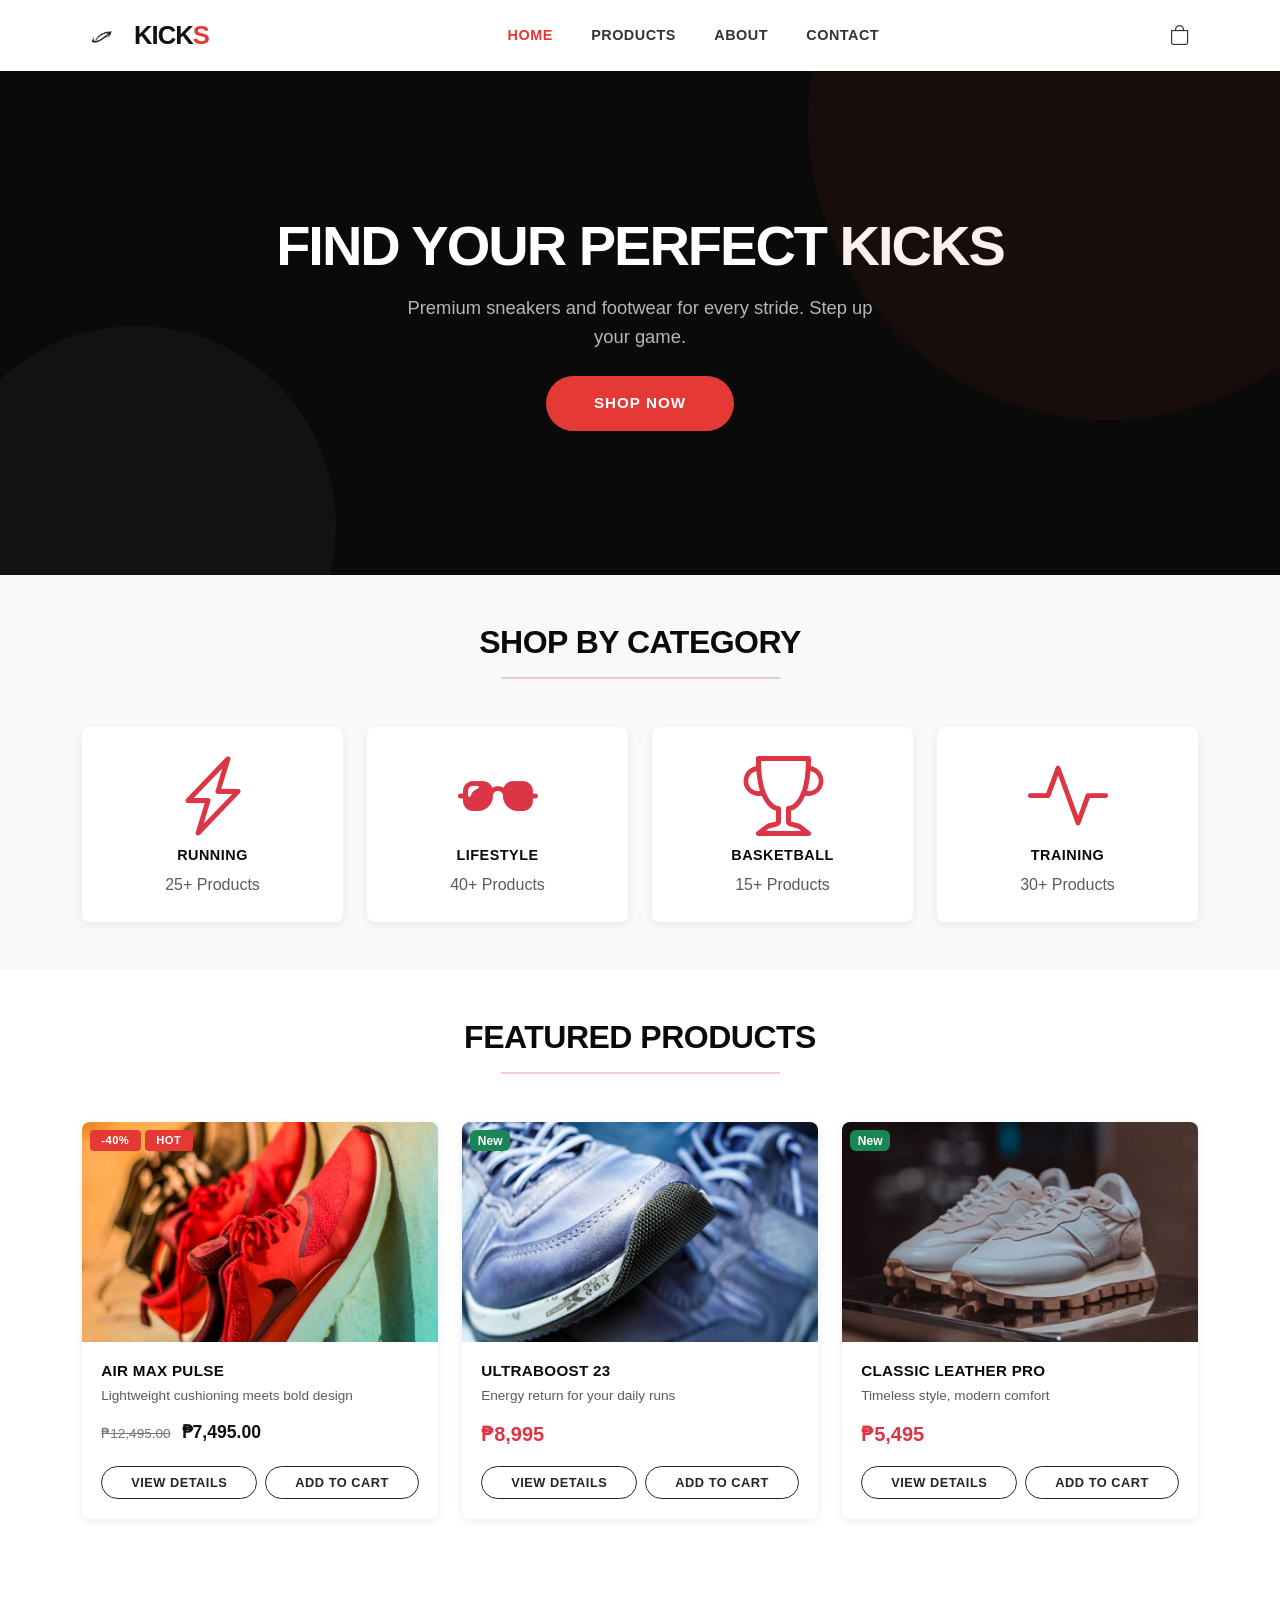
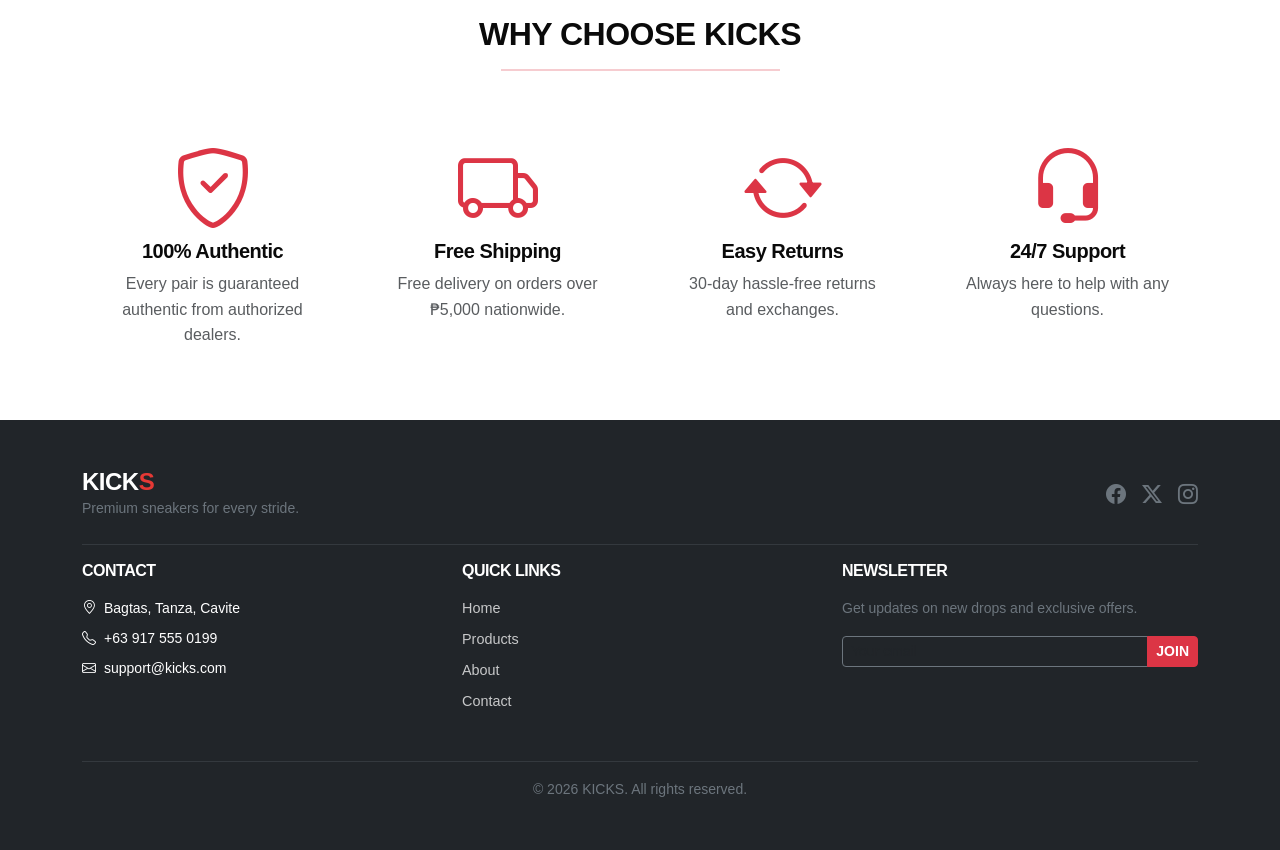
<file: index.html>
<!DOCTYPE html>
<html lang="en">
<head>
    <meta charset="UTF-8">
    <meta name="viewport" content="width=device-width, initial-scale=1.0">
    <title>KICKS - Premium Sneakers & Footwear</title>
    <link href="bootstrap-5.3.8-dist/css/bootstrap.min.css" rel="stylesheet">
    <link href="bootstrap-icons/css/bootstrap-icons.min.css" rel="stylesheet">
    <link href="css/style.css" rel="stylesheet">
</head>
<body>

    <!-- ======================== NAVIGATION BAR ======================== -->
    <nav class="navbar navbar-expand-lg navbar-dark bg-dark sticky-top">
        <div class="container">
            <a class=" navbar-brand" href="index.html"><img src="images/KICKSLogo.png" alt="KICKS Logo" height="40"> KICK<span class="brand-accent">S</span></a>
            <button class="navbar-toggler border-0" type="button" data-bs-toggle="offcanvas" data-bs-target="#mobileMenu" aria-controls="mobileMenu" aria-label="Toggle navigation">
                <span class="navbar-toggler-icon"></span>
            </button>
            <div class="collapse navbar-collapse" id="navbarNav">
                <ul class="navbar-nav mx-auto mb-2 mb-lg-0">
                    <li class="nav-item">
                        <a class="nav-link active " aria-current="page" href="index.html">Home</a>
                    </li>
                    <li class="nav-item">
                        <a class="nav-link" href="products.html">Products</a>
                    </li>
                    <li class="nav-item">
                        <a class="nav-link" href="about.html">About</a>
                    </li>
                    <li class="nav-item">
                        <a class="nav-link" href="contact.html">Contact</a>
                    </li>
                </ul>
                <a href="cart.html" class="position-relative text-decoration-none cart-icon-link">
                    <i class="bi bi-bag fs-5"></i>
                    <span class="cart-badge">0</span>
                </a>
            </div>
        </div>
    </nav>

    <!-- ======================== OFFCANVAS MOBILE MENU ======================== -->
    <div class="offcanvas offcanvas-end bg-dark text-white" tabindex="-1" id="mobileMenu">
        <div class="offcanvas-header">
            <h5 class="offcanvas-title text-white" id="mobileMenuLabel"><img src="images/KICKSLogo.png" alt="KICKS Logo" height="32"> KICK<span class="brand-accent">S</span></h5>
            <button type="button" class="btn-close btn-close-white" data-bs-dismiss="offcanvas" aria-label="Close"></button>
        </div>
        <div class="offcanvas-body">
            <ul class="navbar-nav gap-3">
                <li class="nav-item">
                    <a class="nav-link active" aria-current="page" href="index.html"><i class="bi bi-house-door me-2"></i>Home</a>
                </li>
                <li class="nav-item">
                    <a class="nav-link" href="products.html"><i class="bi bi-grid me-2"></i>Products</a>
                </li>
                <li class="nav-item">
                    <a class="nav-link" href="cart.html"><i class="bi bi-bag me-2"></i>Cart</a>
                </li>
                <li class="nav-item">
                    <a class="nav-link" href="about.html"><i class="bi bi-info-circle me-2"></i>About</a>
                </li>
                <li class="nav-item">
                    <a class="nav-link" href="contact.html"><i class="bi bi-envelope me-2"></i>Contact</a>
                </li>
            </ul>
        </div>
    </div>

    <!-- ======================== HERO BANNER ======================== -->
    <section class="hero-banner d-flex align-items-center justify-content-center text-center text-white">
        <div class="container py-5">
            <div class="row justify-content-center">
                <div class="col-lg-8">
                    <h1 class="display-2 fw-black text-uppercase mb-3">Find Your Perfect Kicks</h1>
                    <p class="lead mb-4">Premium sneakers and footwear for every stride. Step up your game.</p>
                    <a href="products.html" class="btn btn-hero btn-lg px-5 py-3 text-uppercase fw-bold">Shop Now</a>
                </div>
            </div>
        </div>
    </section>

    <!-- ======================== PRODUCT CATEGORIES ======================== -->
    <section class="categories py-5 bg-light">
        <div class="container">
            <div class="text-center mb-5">
                <h2 class="fw-bold text-uppercase">Shop by Category</h2>
                <hr class="w-25 mx-auto border-danger border-2">
            </div>
            <div class="row g-4 justify-content-center">

                <!-- ======================== CATEGORY: RUNNING ======================== -->
                <div class="col-lg-3 col-md-6">
                    <div class="category-card text-center p-4 rounded-3 h-100">
                        <i class="bi bi-lightning-charge display-1 text-danger mb-3"></i>
                        <h5 class="fw-bold">Running</h5>
                        <p class="text-muted mb-0">25+ Products</p>
                    </div>
                </div>

                <!-- ======================== CATEGORY: LIFESTYLE ======================== -->
                <div class="col-lg-3 col-md-6">
                    <div class="category-card text-center p-4 rounded-3 h-100">
                        <i class="bi bi-sunglasses display-1 text-danger mb-3"></i>
                        <h5 class="fw-bold">Lifestyle</h5>
                        <p class="text-muted mb-0">40+ Products</p>
                    </div>
                </div>

                <!-- ======================== CATEGORY: BASKETBALL ======================== -->
                <div class="col-lg-3 col-md-6">
                    <div class="category-card text-center p-4 rounded-3 h-100">
                        <i class="bi bi-trophy display-1 text-danger mb-3"></i>
                        <h5 class="fw-bold">Basketball</h5>
                        <p class="text-muted mb-0">15+ Products</p>
                    </div>
                </div>

                <!-- ======================== CATEGORY: TRAINING ======================== -->
                <div class="col-lg-3 col-md-6">
                    <div class="category-card text-center p-4 rounded-3 h-100">
                        <i class="bi bi-activity display-1 text-danger mb-3"></i>
                        <h5 class="fw-bold">Training</h5>
                        <p class="text-muted mb-0">30+ Products</p>
                    </div>
                </div>

            </div>
        </div>
    </section>

    <!-- ======================== FEATURED PRODUCTS ======================== -->
    <section class="featured-products py-5" id="products">
        <div class="container">
            <div class="text-center mb-5">
                <h2 class="fw-bold text-uppercase">Featured Products</h2>
                <hr class="w-25 mx-auto border-danger border-2">
            </div>
            <div class="row g-4 justify-content-center">

                <!-- ======================== PRODUCT CARD 1 ======================== -->
                <div class="col-lg-4 col-md-6">
                    <div class="card h-100 product-card">
                        <div class="card-img-wrapper">
                            <img src="images/product-images/air-max-pulse.jpg" class="card-img-top" alt="Air Max Pulse">
                            <span class="badge badge-sale position-absolute top-0 start-0 m-2">-40%</span>
                            <span class="badge badge-sale position-absolute top-0 m-2" style="left: 55px;">HOT</span>
                        </div>
                        <div class="card-body d-flex flex-column">
                            <h5 class="card-title fw-bold">Air Max Pulse</h5>
                            <p class="card-text text-muted">Lightweight cushioning meets bold design</p>
                            <p class="price"><span class="original-price">&#8369;12,495.00</span> &#8369;7,495.00</p>
                            <div class="mt-auto d-flex gap-2">
                                <a href="product-details.html?id=1" class="btn btn-outline-dark flex-fill">View Details</a>
                                <button class="btn btn-add-cart btn-outline-dark flex-fill" data-name="Air Max Pulse" data-price="7495" data-image="images/product-images/air-max-pulse.jpg">Add to Cart</button>
                            </div>
                        </div>
                    </div>
                </div>

                <!-- ======================== PRODUCT CARD 2 ======================== -->
                <div class="col-lg-4 col-md-6">
                    <div class="card h-100 product-card">
                        <div class="card-img-wrapper">
                            <img src="images/product-images/ultraboost-23.jpg" class="card-img-top" alt="Ultraboost 23">
                            <span class="badge bg-success position-absolute top-0 start-0 m-2">New</span>
                        </div>
                        <div class="card-body d-flex flex-column">
                            <h5 class="card-title fw-bold">Ultraboost 23</h5>
                            <p class="card-text text-muted">Energy return for your daily runs</p>
                            <p class="fw-bold text-danger fs-5 mb-3">₱8,995</p>
                            <div class="mt-auto d-flex gap-2">
                                <a href="product-details.html?id=2" class="btn btn-outline-dark flex-fill">View Details</a>
                                <button class="btn btn-add-cart btn-outline-dark flex-fill" data-name="Ultraboost 23" data-price="8995" data-image="images/product-images/ultraboost-23.jpg">Add to Cart</button>
                            </div>
                        </div>
                    </div>
                </div>

                <!-- ======================== PRODUCT CARD 3 ======================== -->
                <div class="col-lg-4 col-md-6">
                    <div class="card h-100 product-card">
                        <div class="card-img-wrapper">
                            <img src="images/product-images/classic-leather-pro.jpg" class="card-img-top" alt="Classic Leather Pro">
                            <span class="badge bg-success position-absolute top-0 start-0 m-2">New</span>
                        </div>
                        <div class="card-body d-flex flex-column">
                            <h5 class="card-title fw-bold">Classic Leather Pro</h5>
                            <p class="card-text text-muted">Timeless style, modern comfort</p>
                            <p class="fw-bold text-danger fs-5 mb-3">₱5,495</p>
                            <div class="mt-auto d-flex gap-2">
                                <a href="product-details.html?id=3" class="btn btn-outline-dark flex-fill">View Details</a>
                                <button class="btn btn-add-cart btn-outline-dark flex-fill" data-name="Classic Leather Pro" data-price="5495" data-image="images/product-images/classic-leather-pro.jpg">Add to Cart</button>
                            </div>
                        </div>
                    </div>
                </div>

            </div>
        </div>
    </section>

    <!-- ======================== WHY CHOOSE US ======================== -->
    <section class="why-choose-us py-5">
        <div class="container">
            <div class="text-center mb-5">
                <h2 class="fw-bold text-uppercase">Why Choose KICKS</h2>
                <hr class="w-25 mx-auto border-danger border-2">
            </div>
            <div class="row g-4 justify-content-center">
                <div class="col-lg-3 col-md-6 text-center">
                    <div class="p-4">
                        <i class="bi bi-shield-check display-1 text-danger mb-3"></i>
                        <h5 class="fw-bold">100% Authentic</h5>
                        <p class="text-muted mb-0">Every pair is guaranteed authentic from authorized dealers.</p>
                    </div>
                </div>
                <div class="col-lg-3 col-md-6 text-center">
                    <div class="p-4">
                        <i class="bi bi-truck display-1 text-danger mb-3"></i>
                        <h5 class="fw-bold">Free Shipping</h5>
                        <p class="text-muted mb-0">Free delivery on orders over ₱5,000 nationwide.</p>
                    </div>
                </div>
                <div class="col-lg-3 col-md-6 text-center">
                    <div class="p-4">
                        <i class="bi bi-arrow-repeat display-1 text-danger mb-3"></i>
                        <h5 class="fw-bold">Easy Returns</h5>
                        <p class="text-muted mb-0">30-day hassle-free returns and exchanges.</p>
                    </div>
                </div>
                <div class="col-lg-3 col-md-6 text-center">
                    <div class="p-4">
                        <i class="bi bi-headset display-1 text-danger mb-3"></i>
                        <h5 class="fw-bold">24/7 Support</h5>
                        <p class="text-muted mb-0">Always here to help with any questions.</p>
                    </div>
                </div>
            </div>
        </div>
    </section>

    <!-- ======================== FOOTER ======================== -->
    <footer class="site-footer py-5 bg-dark text-white">
        <div class="container">
            <div class="row align-items-center mb-4">
                <div class="col-md-6 mb-3 mb-md-0">
                    <h4 class="fw-bold mb-0 text-white">KICK<span class="brand-accent">S</span></h4>
                    <p class="text-secondary small mb-0">Premium sneakers for every stride.</p>
                </div>
                <div class="col-md-6 text-md-end">
                    <div class="d-flex gap-3 justify-content-md-end justify-content-start">
                        <a href="#" class="text-secondary fs-5"><i class="bi bi-facebook"></i></a>
                        <a href="#" class="text-secondary fs-5"><i class="bi bi-twitter-x"></i></a>
                        <a href="#" class="text-secondary fs-5"><i class="bi bi-instagram"></i></a>
                    </div>
                </div>
            </div>
            <hr class="border-secondary">
            <div class="row">
                <div class="col-lg-4 col-md-6 mb-3">
                    <h6 class="fw-bold text-uppercase mb-3 text-white">Contact</h6>
                    <ul class="list-unstyled footer-contact small">
                        <li class="mb-2"><i class="bi bi-geo-alt me-2"></i>Bagtas, Tanza, Cavite</li>
                        <li class="mb-2"><i class="bi bi-telephone me-2"></i>+63 917 555 0199</li>
                        <li class="mb-2"><i class="bi bi-envelope me-2"></i>support@kicks.com</li>
                    </ul>
                </div>
                <div class="col-lg-4 col-md-6 mb-3">
                    <h6 class="fw-bold text-uppercase mb-3 text-white">Quick Links</h6>
                    <ul class="list-unstyled footer-links small">
                        <li class="mb-2"><a href="index.html">Home</a></li>
                        <li class="mb-2"><a href="products.html">Products</a></li>
                        <li class="mb-2"><a href="about.html">About</a></li>
                        <li class="mb-2"><a href="contact.html">Contact</a></li>
                    </ul>
                </div>
                <div class="col-lg-4 col-md-12 mb-3">
                    <h6 class="fw-bold text-uppercase mb-3 text-white">Newsletter</h6>
                    <p class="text-secondary small">Get updates on new drops and exclusive offers.</p>
                    <div class="input-group">
                        <input type="email" class="form-control form-control-sm bg-dark text-white border-secondary" placeholder="Your email">
                        <button class="btn btn-danger btn-sm text-uppercase fw-bold" type="button">Join</button>
                    </div>
                </div>
            </div>
            <hr class="border-secondary">
            <p class="text-center text-secondary small mb-0">&copy; 2026 KICKS. All rights reserved.</p>
        </div>
    </footer>

    <div id="toastContainer" class="toast-container"></div>

    <button class="scroll-top" aria-label="Scroll to top">
        <i class="bi bi-arrow-up"></i>
    </button>

    <script src="bootstrap-5.3.8-dist/js/bootstrap.bundle.min.js"></script>
    <script src="js/script.js"></script>
</body>
</html>
</file>
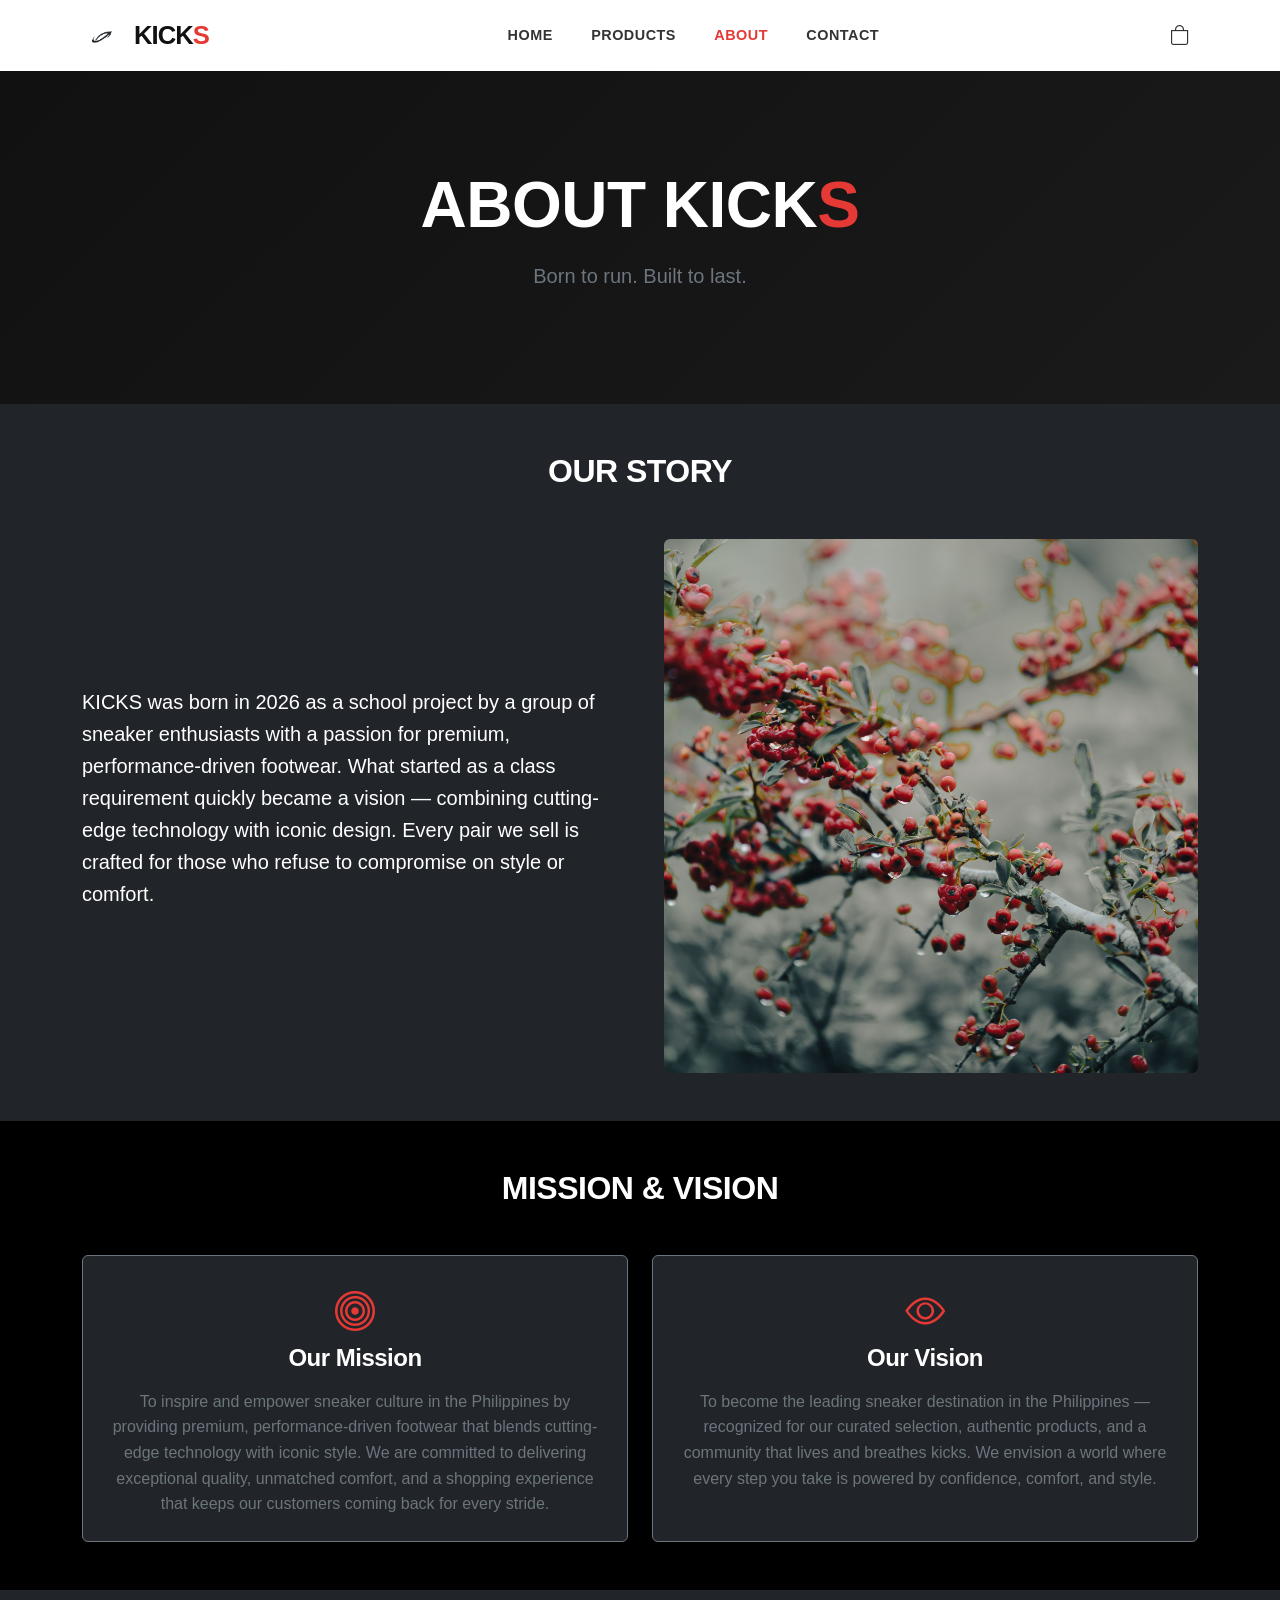
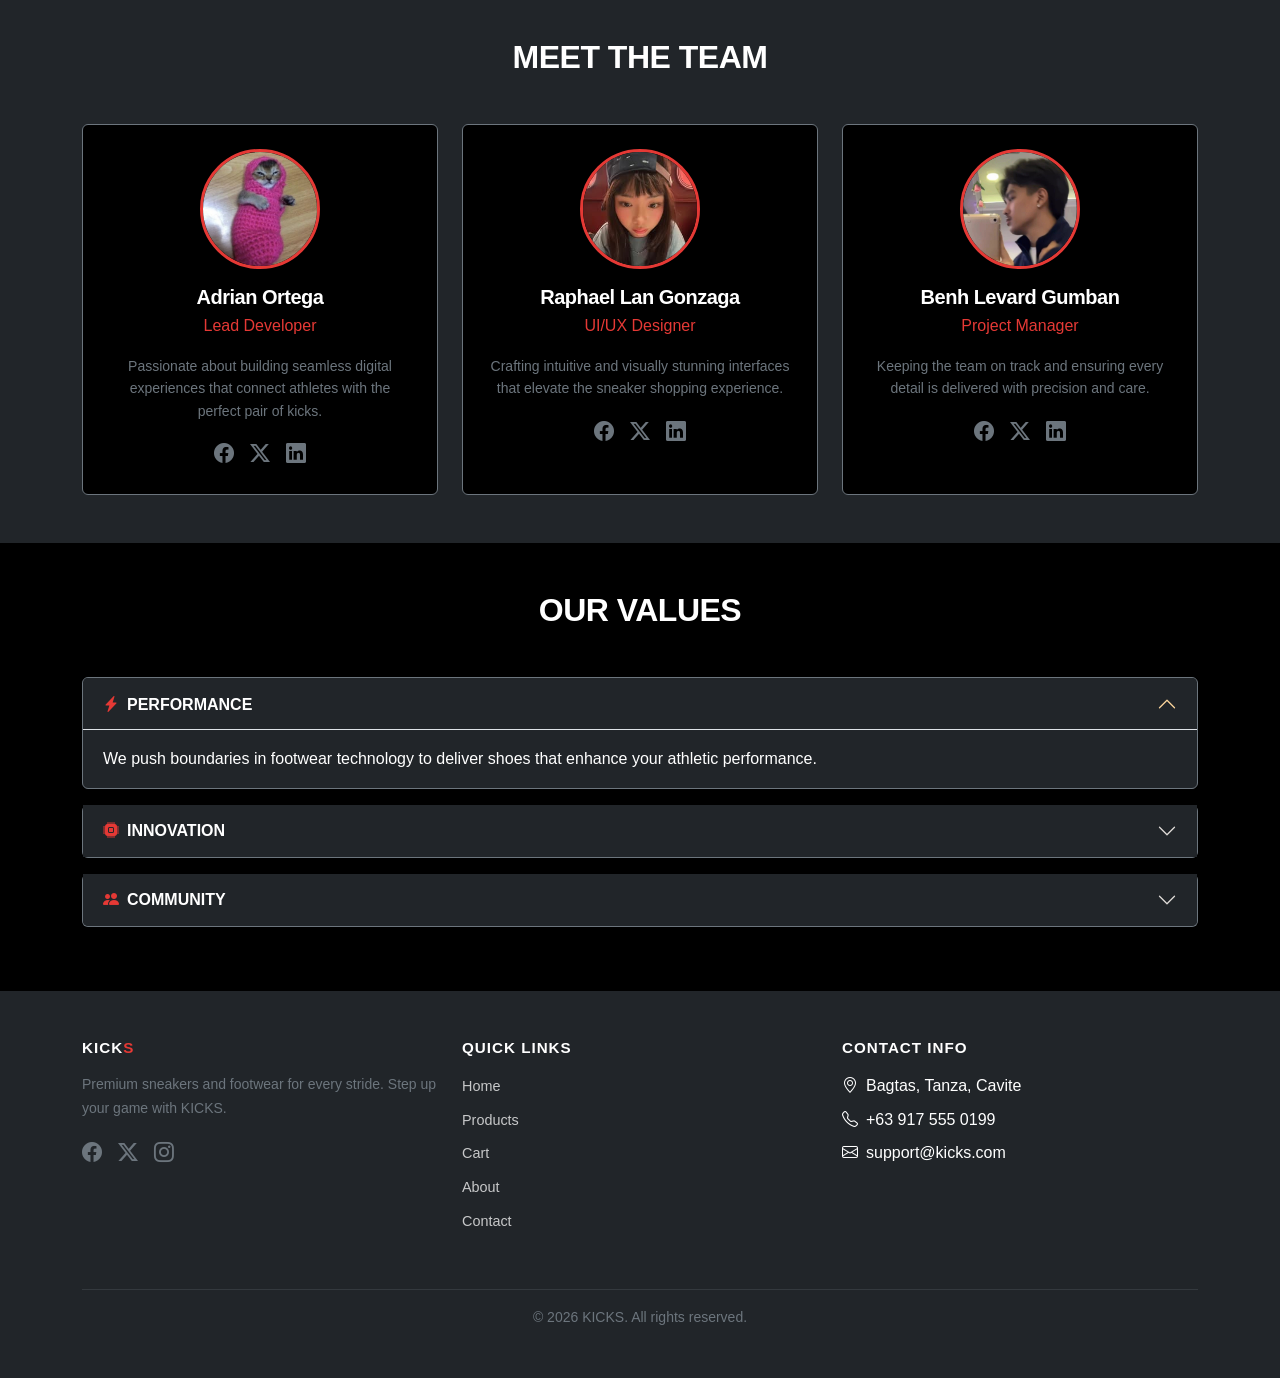
<file: about.html>
<!DOCTYPE html>
<html lang="en">
<head>
    <meta charset="UTF-8">
    <meta name="viewport" content="width=device-width, initial-scale=1.0">
    <title>About Us | KICKS</title>
    <link href="bootstrap-5.3.8-dist/css/bootstrap.min.css" rel="stylesheet">
    <link href="bootstrap-icons/css/bootstrap-icons.min.css" rel="stylesheet">
    <link rel="stylesheet" href="css/style.css">
</head>
<body>

<!-- ========== NAVBAR ========== -->
<nav class="navbar navbar-expand-lg navbar-dark bg-dark sticky-top">
    <div class="container">
        <a class="navbar-brand" href="index.html"><img src="images/KICKSLogo.png" alt="KICKS Logo" height="40"> KICK<span class="brand-accent">S</span></a>
        <button class="navbar-toggler border-0" type="button" data-bs-toggle="offcanvas" data-bs-target="#mobileMenu">
            <span class="navbar-toggler-icon"></span>
        </button>
        <div class="collapse navbar-collapse" id="navbarNav">
            <ul class="navbar-nav mx-auto mb-2 mb-lg-0">
                <li class="nav-item"><a class="nav-link" href="index.html">Home</a></li>
                <li class="nav-item"><a class="nav-link" href="products.html">Products</a></li>
                <li class="nav-item"><a class="nav-link active" href="about.html">About</a></li>
                <li class="nav-item"><a class="nav-link" href="contact.html">Contact</a></li>
            </ul>
            <a href="cart.html" class="position-relative text-decoration-none cart-icon-link"><i class="bi bi-bag fs-5"></i><span class="cart-badge">0</span></a>
        </div>
    </div>
</nav>

<!-- ========== OFFCANVAS MOBILE MENU ========== -->
<div class="offcanvas offcanvas-end bg-dark text-white" tabindex="-1" id="mobileMenu">
    <div class="offcanvas-header">
        <h5 class="offcanvas-title"><img src="images/KICKSLogo.png" alt="KICKS Logo" height="32"> KICK<span class="brand-accent">S</span></h5>
        <button type="button" class="btn-close btn-close-white" data-bs-dismiss="offcanvas"></button>
    </div>
    <div class="offcanvas-body">
        <ul class="navbar-nav gap-3">
            <li class="nav-item"><a class="nav-link" href="index.html"><i class="bi bi-house-door me-2"></i>Home</a></li>
            <li class="nav-item"><a class="nav-link" href="products.html"><i class="bi bi-grid me-2"></i>Products</a></li>
            <li class="nav-item"><a class="nav-link" href="cart.html"><i class="bi bi-bag me-2"></i>Cart</a></li>
            <li class="nav-item"><a class="nav-link active" href="about.html"><i class="bi bi-info-circle me-2"></i>About</a></li>
            <li class="nav-item"><a class="nav-link" href="contact.html"><i class="bi bi-envelope me-2"></i>Contact</a></li>
        </ul>
    </div>
</div>

<!-- ========== ABOUT HERO SECTION ========== -->
<section class="about-hero bg-black text-white text-center py-5">
    <div class="container py-5">
        <h1 class="display-3 fw-bold mb-3">ABOUT KICK<span class="brand-accent">S</span></h1>
        <p class="lead text-secondary">Born to run. Built to last.</p>
    </div>
</section>

<!-- ========== COMPANY BACKGROUND SECTION ========== -->
<section class="py-5 bg-dark">
    <div class="container">
        <h2 class="text-center fw-bold mb-5 text-white">OUR STORY</h2>
        <div class="row align-items-center g-5">
            <div class="col-lg-6">
                <p class="fs-5 text-white">KICKS was born in 2026 as a school project by a group of sneaker enthusiasts with a passion for premium, performance-driven footwear. What started as a class requirement quickly became a vision — combining cutting-edge technology with iconic design. Every pair we sell is crafted for those who refuse to compromise on style or comfort.</p>
            </div>
            <div class="col-lg-6 text-center">
                <img src="images/product-images/our-story.jpg" alt="Our Story" class="img-fluid rounded">
            </div>
        </div>
    </div>
</section>

<!-- ========== MISSION & VISION SECTION ========== -->
<section class="py-5 bg-black">
    <div class="container">
        <h2 class="text-center fw-bold mb-5 text-white">MISSION & VISION</h2>
        <div class="row g-4">
            <div class="col-md-6">
                <div class="card h-100 bg-dark border-secondary">
                    <div class="card-body text-center p-4">
                        <i class="bi bi-bullseye brand-accent fs-1 mb-0 d-block"></i>
                        <h4 class="text-white fw-bold mb-3">Our Mission</h4>
                        <p class="text-secondary mb-0">To inspire and empower sneaker culture in the Philippines by providing premium, performance-driven footwear that blends cutting-edge technology with iconic style. We are committed to delivering exceptional quality, unmatched comfort, and a shopping experience that keeps our customers coming back for every stride.</p>
                    </div>
                </div>
            </div>
            <div class="col-md-6">
                <div class="card h-100 bg-dark border-secondary">
                    <div class="card-body text-center p-4">
                        <i class="bi bi-eye brand-accent fs-1 mb-0 d-block"></i>
                        <h4 class="text-white fw-bold mb-3">Our Vision</h4>
                        <p class="text-secondary mb-0">To become the leading sneaker destination in the Philippines — recognized for our curated selection, authentic products, and a community that lives and breathes kicks. We envision a world where every step you take is powered by confidence, comfort, and style.</p>
                    </div>
                </div>
            </div>
        </div>
    </div>
</section>

<!-- ========== TEAM MEMBERS SECTION ========== -->
<section class="py-5 bg-dark">
    <div class="container">
        <h2 class="text-center fw-bold mb-5 text-white">MEET THE TEAM</h2>
        <div class="row g-4 justify-content-center">
            <div class="col-lg-4 col-md-6">
                <div class="card bg-black border-secondary text-center h-100">
                    <div class="card-body p-4">
                        <img src="images/product-images/adrianprof.jpg" alt="Adrian Ortega" class="team-card img rounded-circle mb-3">
                        <h5 class="text-white fw-bold mb-1">Adrian Ortega</h5>
                        <p class="brand-accent mb-3">Lead Developer</p>
                        <p class="text-secondary small">Passionate about building seamless digital experiences that connect athletes with the perfect pair of kicks.</p>
                        <div class="d-flex justify-content-center gap-3">
                            <a href="https://www.facebook.com/adrian.ortega.964326" class="text-secondary fs-5"><i class="bi bi-facebook"></i></a>
                            <a href="#" class="text-secondary fs-5"><i class="bi bi-twitter-x"></i></a>
                            <a href="#" class="text-secondary fs-5"><i class="bi bi-linkedin"></i></a>
                        </div>
                    </div>
                </div>
            </div>
            <div class="col-lg-4 col-md-6">
                <div class="card bg-black border-secondary text-center h-100">
                    <div class="card-body p-4">
                        <img src="images/product-images/raphprof.jpg" alt="Raphael Lan Gonzaga" class="team-card img rounded-circle mb-3">
                        <h5 class="text-white fw-bold mb-1">Raphael Lan Gonzaga</h5>
                        <p class="brand-accent mb-3">UI/UX Designer</p>
                        <p class="text-secondary small">Crafting intuitive and visually stunning interfaces that elevate the sneaker shopping experience.</p>
                        <div class="d-flex justify-content-center gap-3">
                            <a href="https://www.facebook.com/profile.php?id=61590444334440" class="text-secondary fs-5"><i class="bi bi-facebook"></i></a>
                            <a href="#" class="text-secondary fs-5"><i class="bi bi-twitter-x"></i></a>
                            <a href="#" class="text-secondary fs-5"><i class="bi bi-linkedin"></i></a>
                        </div>
                    </div>
                </div>
            </div>
            <div class="col-lg-4 col-md-6">
                <div class="card bg-black border-secondary text-center h-100">
                    <div class="card-body p-4">
                        <img src="images/product-images/benhprof.jpg" alt="Benh Levard Gumban" class="team-card img rounded-circle mb-3">
                        <h5 class="text-white fw-bold mb-1">Benh Levard Gumban</h5>
                        <p class="brand-accent mb-3">Project Manager</p>
                        <p class="text-secondary small">Keeping the team on track and ensuring every detail is delivered with precision and care.</p>
                        <div class="d-flex justify-content-center gap-3">
                            <a href="https://www.facebook.com/BnhGmban.6" class="text-secondary fs-5"><i class="bi bi-facebook"></i></a>
                            <a href="#" class="text-secondary fs-5"><i class="bi bi-twitter-x"></i></a>
                            <a href="#" class="text-secondary fs-5"><i class="bi bi-linkedin"></i></a>
                        </div>
                    </div>
                </div>
            </div>
        </div>
    </div>
</section>

<!-- ========== VALUES ACCORDION SECTION ========== -->
<section class="py-5 bg-black">
    <div class="container">
        <h2 class="text-center fw-bold mb-5 text-white">OUR VALUES</h2>
        <div class="accordion" id="valuesAccordion">
            <div class="accordion-item bg-dark border-secondary mb-3 rounded">
                <h2 class="accordion-header">
                    <button class="accordion-button bg-dark text-white fw-bold" type="button" data-bs-toggle="collapse" data-bs-target="#valuePerformance" aria-expanded="true">
                        <i class="bi bi-lightning-charge-fill brand-accent me-2"></i> PERFORMANCE
                    </button>
                </h2>
                <div id="valuePerformance" class="accordion-collapse collapse show" data-bs-parent="#valuesAccordion">
                    <div class="accordion-body text-white">
                        We push boundaries in footwear technology to deliver shoes that enhance your athletic performance.
                    </div>
                </div>
            </div>
            <div class="accordion-item bg-dark border-secondary mb-3 rounded">
                <h2 class="accordion-header">
                    <button class="accordion-button collapsed bg-dark text-white fw-bold" type="button" data-bs-toggle="collapse" data-bs-target="#valueInnovation">
                        <i class="bi bi-cpu-fill brand-accent me-2"></i> INNOVATION
                    </button>
                </h2>
            <div id="valueInnovation" class="accordion-collapse collapse" data-bs-parent="#valuesAccordion">
                    <div class="accordion-body text-white">
                        Every design decision is driven by research, development, and the pursuit of perfection.
                    </div>
                </div>
            </div>
            <div class="accordion-item bg-dark border-secondary mb-3 rounded">
                <h2 class="accordion-header">
                    <button class="accordion-button collapsed bg-dark text-white fw-bold" type="button" data-bs-toggle="collapse" data-bs-target="#valueCommunity">
                        <i class="bi bi-people-fill brand-accent me-2"></i> COMMUNITY
                    </button>
                </h2>
                <div id="valueCommunity" class="accordion-collapse collapse" data-bs-parent="#valuesAccordion">
                    <div class="accordion-body text-white">
                        We support local athletes and sneaker culture across the Philippines.
                    </div>
                </div>
            </div>
        </div>
    </div>
</section>

<!-- ========== FOOTER ========== -->
<footer class="site-footer py-5 bg-dark text-white">
    <div class="container">
        <div class="row">
            <div class="col-lg-4 col-md-6 mb-4">
                <h5 class="fw-bold mb-3">KICK<span class="brand-accent">S</span></h5>
                <p class="text-secondary small">Premium sneakers and footwear for every stride. Step up your game with KICKS.</p>
                <div class="d-flex gap-3 mt-3">
                    <a href="#" class="text-secondary fs-5"><i class="bi bi-facebook"></i></a>
                    <a href="#" class="text-secondary fs-5"><i class="bi bi-twitter-x"></i></a>
                    <a href="#" class="text-secondary fs-5"><i class="bi bi-instagram"></i></a>
                </div>
            </div>
            <div class="col-lg-4 col-md-6 mb-4">
                <h5 class="fw-bold mb-3">Quick Links</h5>
                <ul class="list-unstyled footer-links">
                    <li class="mb-2"><a href="index.html">Home</a></li>
                    <li class="mb-2"><a href="products.html">Products</a></li>
                    <li class="mb-2"><a href="cart.html">Cart</a></li>
                    <li class="mb-2"><a href="about.html">About</a></li>
                    <li class="mb-2"><a href="contact.html">Contact</a></li>
                </ul>
            </div>
            <div class="col-lg-4 col-md-6 mb-4">
                <h5 class="fw-bold mb-3">Contact Info</h5>
                <ul class="list-unstyled footer-contact">
                    <li class="mb-2"><i class="bi bi-geo-alt me-2"></i>Bagtas, Tanza, Cavite</li>
                    <li class="mb-2"><i class="bi bi-telephone me-2"></i>+63 917 555 0199</li>
                    <li class="mb-2"><i class="bi bi-envelope me-2"></i>support@kicks.com</li>
                </ul>
            </div>
        </div>
        <hr class="border-secondary">
        <p class="text-center text-secondary small mb-0">&copy; 2026 KICKS. All rights reserved.</p>
    </div>
</footer>

<!-- ========== TOAST CONTAINER ========== -->
<div class="toast-container position-fixed top-0 end-0 p-3" id="toastContainer"></div>

<!-- ========== SCROLL TO TOP BUTTON ========== -->
<button class="scroll-top" aria-label="Scroll to top">
    <i class="bi bi-arrow-up"></i>
</button>

<script src="bootstrap-5.3.8-dist/js/bootstrap.bundle.min.js"></script>
<script src="js/script.js"></script>
</body>
</html>
</file>
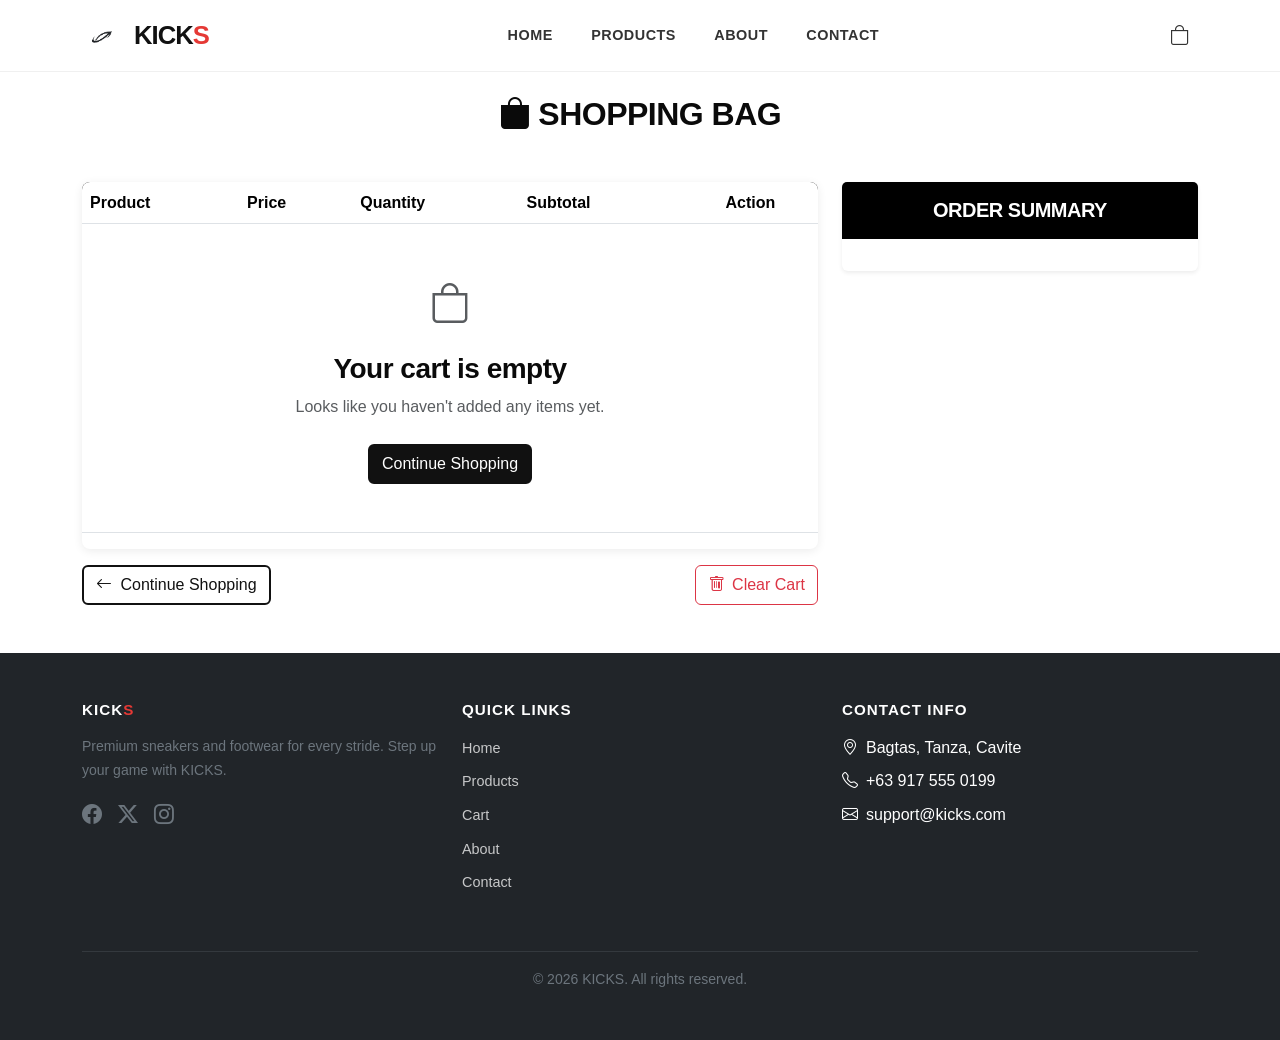
<file: cart.html>
<!DOCTYPE html>
<html lang="en">
<head>
  <meta charset="UTF-8">
  <meta name="viewport" content="width=device-width, initial-scale=1.0">
  <title>KICKS - Shopping Bag</title>
  <link href="bootstrap-5.3.8-dist/css/bootstrap.min.css" rel="stylesheet">
  <link href="bootstrap-icons/css/bootstrap-icons.min.css" rel="stylesheet">
  <link href="css/style.css" rel="stylesheet">
</head>
<body>

  <!-- ========== NAVBAR ========== -->
  <nav class="navbar navbar-expand-lg navbar-dark bg-dark sticky-top">
    <div class="container">
      <a class="navbar-brand" href="index.html"><img src="images/KICKSLogo.png" alt="KICKS Logo" height="40"> KICK<span class="brand-accent">S</span></a>
      <button class="navbar-toggler border-0" type="button" data-bs-toggle="offcanvas" data-bs-target="#mobileMenu">
        <span class="navbar-toggler-icon"></span>
      </button>
      <div class="collapse navbar-collapse" id="navbarNav">
        <ul class="navbar-nav mx-auto mb-2 mb-lg-0">
          <li class="nav-item"><a class="nav-link" href="index.html">Home</a></li>
          <li class="nav-item"><a class="nav-link" href="products.html">Products</a></li>
          <li class="nav-item"><a class="nav-link" href="about.html">About</a></li>
          <li class="nav-item"><a class="nav-link" href="contact.html">Contact</a></li>
        </ul>
        <a href="cart.html" class="position-relative text-decoration-none cart-icon-link active"><i class="bi bi-bag fs-5"></i><span class="cart-badge">0</span></a>
      </div>
    </div>
  </nav>

  <!-- ========== OFFCANVAS MOBILE MENU ========== -->
  <div class="offcanvas offcanvas-end bg-dark text-white" tabindex="-1" id="mobileMenu">
    <div class="offcanvas-header">
      <h5 class="offcanvas-title"><img src="images/KICKSLogo.png" alt="KICKS Logo" height="32"> KICK<span class="brand-accent">S</span></h5>
      <button type="button" class="btn-close btn-close-white" data-bs-dismiss="offcanvas"></button>
    </div>
    <div class="offcanvas-body">
      <ul class="navbar-nav gap-3">
        <li class="nav-item"><a class="nav-link" href="index.html"><i class="bi bi-house-door me-2"></i>Home</a></li>
        <li class="nav-item"><a class="nav-link" href="products.html"><i class="bi bi-grid me-2"></i>Products</a></li>
        <li class="nav-item"><a class="nav-link active" href="cart.html"><i class="bi bi-bag me-2"></i>Cart</a></li>
        <li class="nav-item"><a class="nav-link" href="about.html"><i class="bi bi-info-circle me-2"></i>About</a></li>
        <li class="nav-item"><a class="nav-link" href="contact.html"><i class="bi bi-envelope me-2"></i>Contact</a></li>
      </ul>
    </div>
  </div>

  <!-- ========== PAGE TITLE SECTION ========== -->
  <div class="container mt-4 mb-5">
    <h2 class="fw-bold text-center"><i class="bi bi-bag-fill me-2"></i>SHOPPING BAG</h2>
  </div>

  <!-- ========== MAIN CART CONTENT ========== -->
  <div class="container pb-5">
    <div class="row g-4">

      <!-- ========== LEFT COLUMN: CART TABLE ========== -->
      <div class="col-lg-8">
        <div class="table-responsive cart-table">
          <table class="table align-middle">
            <thead class="bg-black text-white">
              <tr>
                <th>Product</th>
                <th>Price</th>
                <th>Quantity</th>
                <th>Subtotal</th>
                <th class="text-center">Action</th>
              </tr>
            </thead>
            <tbody id="cartItems">
            </tbody>
          </table>
        </div>
        <div class="d-flex justify-content-between mt-3">
          <a href="products.html" class="btn btn-outline-custom">
            <i class="bi bi-arrow-left me-1"></i> Continue Shopping
          </a>
          <button id="clear-cart" class="btn btn-outline-danger">
            <i class="bi bi-trash me-1"></i> Clear Cart
          </button>
        </div>
      </div>

      <!-- ========== RIGHT COLUMN: ORDER SUMMARY ========== -->
      <div class="col-lg-4">
        <div class="card border-0 shadow-sm">
          <div class="card-header bg-black text-center py-3">
            <h5 class="mb-0 fw-bold text-white">ORDER SUMMARY</h5>
          </div>
          <div class="card-body" id="orderSummary">
            <div class="d-flex justify-content-between mb-2">
              <span class="text-muted">Subtotal</span>
              <span id="cart-subtotal" class="fw-bold">&#8369;29,480</span>
            </div>
            <div class="d-flex justify-content-between mb-3">
              <span class="text-muted">Shipping</span>
              <span id="cart-shipping" class="text-success fw-bold">Free</span>
            </div>
            <hr>
            <div class="d-flex justify-content-between mb-3">
              <span class="fs-5 fw-bold">Total</span>
              <span id="cart-total" class="fs-5 fw-bold brand-accent">&#8369;29,480</span>
            </div>
            <button id="checkout-btn" class="btn btn-accent-custom w-100 py-2 fw-bold">
              <i class="bi bi-credit-card me-2"></i>PROCEED TO CHECKOUT
            </button>
            <div class="text-center mt-3">
              <small class="text-muted">
                <i class="bi bi-truck me-1"></i>Free shipping on orders over &#8369;5,000
              </small>
            </div>
          </div>
        </div>
      </div>

    </div>
  </div>

  <!-- ========== FOOTER ========== -->
  <footer class="site-footer py-5 bg-dark text-white">
    <div class="container">
      <div class="row">
        <div class="col-lg-4 col-md-6 mb-4">
          <h5 class="fw-bold mb-3">KICK<span class="brand-accent">S</span></h5>
          <p class="text-secondary small">Premium sneakers and footwear for every stride. Step up your game with KICKS.</p>
          <div class="d-flex gap-3 mt-3">
            <a href="#" class="text-secondary fs-5"><i class="bi bi-facebook"></i></a>
            <a href="#" class="text-secondary fs-5"><i class="bi bi-twitter-x"></i></a>
            <a href="#" class="text-secondary fs-5"><i class="bi bi-instagram"></i></a>
          </div>
        </div>
        <div class="col-lg-4 col-md-6 mb-4">
          <h5 class="fw-bold mb-3">Quick Links</h5>
          <ul class="list-unstyled footer-links">
            <li class="mb-2"><a href="index.html">Home</a></li>
            <li class="mb-2"><a href="products.html">Products</a></li>
            <li class="mb-2"><a href="cart.html">Cart</a></li>
            <li class="mb-2"><a href="about.html">About</a></li>
            <li class="mb-2"><a href="contact.html">Contact</a></li>
          </ul>
        </div>
        <div class="col-lg-4 col-md-6 mb-4">
          <h5 class="fw-bold mb-3">Contact Info</h5>
          <ul class="list-unstyled footer-contact">
            <li class="mb-2"><i class="bi bi-geo-alt me-2"></i>Bagtas, Tanza, Cavite</li>
            <li class="mb-2"><i class="bi bi-telephone me-2"></i>+63 917 555 0199</li>
            <li class="mb-2"><i class="bi bi-envelope me-2"></i>support@kicks.com</li>
          </ul>
        </div>
      </div>
      <hr class="border-secondary">
      <p class="text-center text-secondary small mb-0">&copy; 2026 KICKS. All rights reserved.</p>
    </div>
  </footer>

  <!-- ========== TOAST NOTIFICATION ========== -->
  <div id="toastContainer" class="toast-container"></div>

  <!-- ========== CHECKOUT MODAL ========== -->
  <div class="modal fade" id="checkoutModal" tabindex="-1" aria-hidden="true">
    <div class="modal-dialog modal-dialog-centered">
      <div class="modal-content border-0 shadow">
        <div class="modal-body text-center p-5">
          <div id="checkoutSuccess" style="display:none;">
            <i class="bi bi-check-circle-fill text-success" style="font-size:4rem;"></i>
            <h3 class="fw-bold mt-3 mb-2">Order Confirmed!</h3>
            <p class="text-muted mb-3">Thank you for shopping with KICKS.</p>
            <div id="checkoutItems" class="text-start mb-3"></div>
            <hr>
            <div class="d-flex justify-content-between mb-1">
              <span class="text-muted">Subtotal</span>
              <span id="modalSubtotal" class="fw-bold"></span>
            </div>
            <div class="d-flex justify-content-between mb-3">
              <span class="text-muted">Shipping</span>
              <span id="modalShipping" class="fw-bold"></span>
            </div>
            <div class="d-flex justify-content-between mb-4">
              <strong class="fs-5">Total</strong>
              <strong class="fs-5 brand-accent" id="modalTotal"></strong>
            </div>
          </div>
          <div id="checkoutConfirm">
            <i class="bi bi-credit-card-2-front display-1 text-dark mb-3"></i>
            <h4 class="fw-bold mb-2">Proceed to Checkout?</h4>
            <p class="text-muted mb-1">You will be charged for your order.</p>
            <div id="confirmTotal" class="fs-4 fw-bold brand-accent mb-4"></div>
            <div class="d-grid gap-2">
              <button class="btn btn-accent-custom btn-lg fw-bold" onclick="confirmCheckout()">
                <i class="bi bi-check-lg me-1"></i>Confirm Order
              </button>
              <button class="btn btn-outline-secondary" data-bs-dismiss="modal">Cancel</button>
            </div>
          </div>
        </div>
      </div>
    </div>
  </div>

  <!-- ========== SCROLL TO TOP BUTTON ========== -->
  <button class="scroll-top" aria-label="Scroll to top">
    <i class="bi bi-arrow-up"></i>
  </button>

  <script src="bootstrap-5.3.8-dist/js/bootstrap.bundle.min.js"></script>
  <script src="js/script.js"></script>
</body>
</html>
</file>
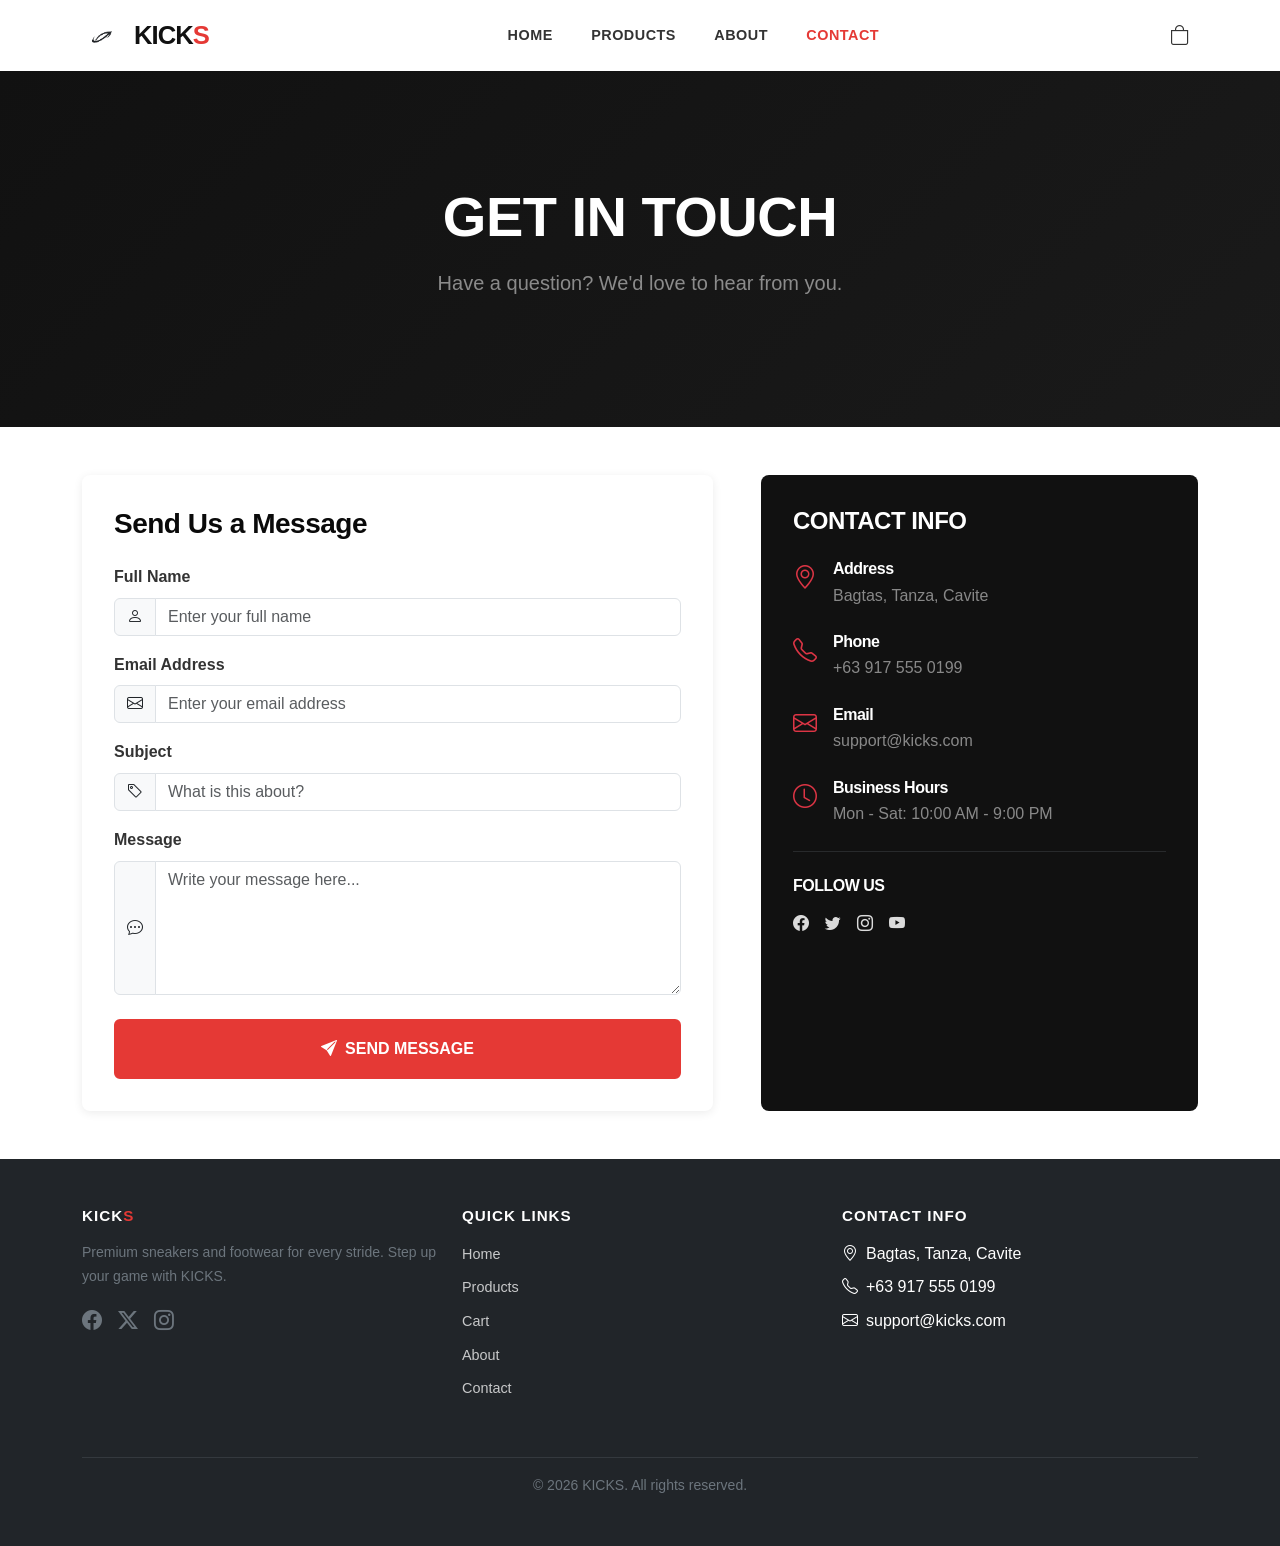
<file: contact.html>
<!DOCTYPE html>
<html lang="en">
<head>
    <meta charset="UTF-8">
    <meta name="viewport" content="width=device-width, initial-scale=1.0">
    <title>Contact Us - KICKS</title>
    <link href="bootstrap-5.3.8-dist/css/bootstrap.min.css" rel="stylesheet">
    <link href="bootstrap-icons/css/bootstrap-icons.min.css" rel="stylesheet">
    <link href="css/style.css" rel="stylesheet">
</head>
<body>

    <!-- ========== NAVBAR ========== -->
    <nav class="navbar navbar-expand-lg navbar-dark bg-dark sticky-top">
        <div class="container">
            <a class="navbar-brand" href="index.html"><img src="images/KICKSLogo.png" alt="KICKS Logo" height="40"> KICK<span class="brand-accent">S</span></a>
            <button class="navbar-toggler border-0" type="button" data-bs-toggle="offcanvas" data-bs-target="#mobileMenu">
                <span class="navbar-toggler-icon"></span>
            </button>
            <div class="collapse navbar-collapse" id="navbarNav">
                <ul class="navbar-nav mx-auto mb-2 mb-lg-0">
                    <li class="nav-item"><a class="nav-link" href="index.html">Home</a></li>
                    <li class="nav-item"><a class="nav-link" href="products.html">Products</a></li>
                    <li class="nav-item"><a class="nav-link" href="about.html">About</a></li>
                    <li class="nav-item"><a class="nav-link active" href="contact.html">Contact</a></li>
                </ul>
                <a href="cart.html" class="position-relative text-decoration-none cart-icon-link"><i class="bi bi-bag fs-5"></i><span class="cart-badge">0</span></a>
            </div>
        </div>
    </nav>

    <!-- ========== OFFCANVAS MOBILE MENU ========== -->
    <div class="offcanvas offcanvas-end bg-dark text-white" tabindex="-1" id="mobileMenu">
        <div class="offcanvas-header">
            <h5 class="offcanvas-title"><img src="images/KICKSLogo.png" alt="KICKS Logo" height="32"> KICK<span class="brand-accent">S</span></h5>
            <button type="button" class="btn-close btn-close-white" data-bs-dismiss="offcanvas"></button>
        </div>
        <div class="offcanvas-body">
            <ul class="navbar-nav gap-3">
                <li class="nav-item"><a class="nav-link" href="index.html"><i class="bi bi-house-door me-2"></i>Home</a></li>
                <li class="nav-item"><a class="nav-link" href="products.html"><i class="bi bi-grid me-2"></i>Products</a></li>
                <li class="nav-item"><a class="nav-link" href="cart.html"><i class="bi bi-bag me-2"></i>Cart</a></li>
                <li class="nav-item"><a class="nav-link" href="about.html"><i class="bi bi-info-circle me-2"></i>About</a></li>
                <li class="nav-item"><a class="nav-link active" href="contact.html"><i class="bi bi-envelope me-2"></i>Contact</a></li>
            </ul>
        </div>
    </div>

    <!-- ========== PAGE HEADER SECTION ========== -->
    <section class="about-hero text-center">
        <div class="container py-5">
            <h1 class="display-4 fw-bold text-uppercase mb-3">Get In Touch</h1>
            <p class="lead mt-3 text-white-50">Have a question? We'd love to hear from you.</p>
        </div>
    </section>

    <!-- ========== CONTACT CONTENT SECTION ========== -->
    <section class="py-5">
        <div class="container">
            <div class="row g-5">

                <!-- ========== LEFT COLUMN: CONTACT FORM ========== -->
                <div class="col-lg-7">
                    <form id="contact-form" class="contact-form">
                        <h3 class="fw-bold mb-4">Send Us a Message</h3>

                        <div id="contact-alert" class="d-none alert alert-success alert-dismissible fade show" role="alert">
                            <i class="bi bi-check-circle-fill me-2"></i>Thank you for your message! We will get back to you soon.
                            <button type="button" class="btn-close" data-bs-dismiss="alert" aria-label="Close"></button>
                        </div>

                        <div class="mb-3">
                            <label for="fullName" class="form-label fw-semibold">Full Name</label>
                            <div class="input-group">
                                <span class="input-group-text"><i class="bi bi-person"></i></span>
                                <input type="text" class="form-control" id="fullName" placeholder="Enter your full name" required>
                            </div>
                        </div>

                        <div class="mb-3">
                            <label for="emailAddress" class="form-label fw-semibold">Email Address</label>
                            <div class="input-group">
                                <span class="input-group-text"><i class="bi bi-envelope"></i></span>
                                <input type="email" class="form-control" id="emailAddress" placeholder="Enter your email address" required>
                            </div>
                        </div>

                        <div class="mb-3">
                            <label for="subject" class="form-label fw-semibold">Subject</label>
                            <div class="input-group">
                                <span class="input-group-text"><i class="bi bi-tag"></i></span>
                                <input type="text" class="form-control" id="subject" placeholder="What is this about?" required>
                            </div>
                        </div>

                        <div class="mb-4">
                            <label for="message" class="form-label fw-semibold">Message</label>
                            <div class="input-group">
                                <span class="input-group-text"><i class="bi bi-chat-dots"></i></span>
                                <textarea class="form-control" id="message" rows="5" placeholder="Write your message here..." required></textarea>
                            </div>
                        </div>

                        <button type="submit" class="btn btn-accent-custom w-100 py-3 fw-bold text-uppercase letter-spacing">
                            <i class="bi bi-send-fill me-2"></i>Send Message
                        </button>
                    </form>
                </div>

                <!-- ========== RIGHT COLUMN: CONTACT INFO ========== -->
                <div class="col-lg-5">
                    <div class="contact-info-card h-100">
                        <h4 class="fw-bold mb-4 text-uppercase">Contact Info</h4>

                        <div class="d-flex align-items-start mb-4">
                            <div class="me-3">
                                <i class="bi bi-geo-alt fs-4 text-danger"></i>
                            </div>
                            <div>
                                <h6 class="fw-bold mb-1 text-white">Address</h6>
                                <p class="mb-0 text-white-50">Bagtas, Tanza, Cavite</p>
                            </div>
                        </div>

                        <!-- Contact Info: Phone -->
                        <div class="d-flex align-items-start mb-4">
                            <div class="me-3">
                                <i class="bi bi-telephone fs-4 text-danger"></i>
                            </div>
                            <div>
                                <h6 class="fw-bold mb-1 text-white">Phone</h6>
                                <p class="mb-0 text-white-50">+63 917 555 0199</p>
                            </div>
                        </div>

                        <!-- Contact Info: Email -->
                        <div class="d-flex align-items-start mb-4">
                            <div class="me-3">
                                <i class="bi bi-envelope fs-4 text-danger"></i>
                            </div>
                            <div>
                                <h6 class="fw-bold mb-1 text-white">Email</h6>
                                <p class="mb-0 text-white-50">support@kicks.com</p>
                            </div>
                        </div>

                        <!-- Contact Info: Business Hours -->
                        <div class="d-flex align-items-start mb-4">
                            <div class="me-3">
                                <i class="bi bi-clock fs-4 text-danger"></i>
                            </div>
                            <div>
                                <h6 class="fw-bold mb-1 text-white">Business Hours</h6>
                                <p class="mb-0 text-white-50">Mon - Sat: 10:00 AM - 9:00 PM</p>
                            </div>
                        </div>

                        <hr class="border-secondary my-4">

                        <h6 class="fw-bold mb-3 text-uppercase text-white">Follow Us</h6>
                        <div class="d-flex gap-3">
                            <a href="#" class="social-icon" title="Facebook"><i class="bi bi-facebook"></i></a>
                            <a href="#" class="social-icon" title="Twitter"><i class="bi bi-twitter"></i></a>
                            <a href="#" class="social-icon" title="Instagram"><i class="bi bi-instagram"></i></a>
                            <a href="#" class="social-icon" title="YouTube"><i class="bi bi-youtube"></i></a>
                        </div>
                    </div>
                </div>

            </div>
        </div>
    </section>



    <!-- ========== FOOTER ========== -->
    <footer class="site-footer py-5 bg-dark text-white">
        <div class="container">
            <div class="row">
                <div class="col-lg-4 col-md-6 mb-4">
                    <h5 class="fw-bold mb-3">KICK<span class="brand-accent">S</span></h5>
                    <p class="text-secondary small">Premium sneakers and footwear for every stride. Step up your game with KICKS.</p>
                    <div class="d-flex gap-3 mt-3">
                        <a href="#" class="text-secondary fs-5"><i class="bi bi-facebook"></i></a>
                        <a href="#" class="text-secondary fs-5"><i class="bi bi-twitter-x"></i></a>
                        <a href="#" class="text-secondary fs-5"><i class="bi bi-instagram"></i></a>
                    </div>
                </div>
                <div class="col-lg-4 col-md-6 mb-4">
                    <h5 class="fw-bold mb-3">Quick Links</h5>
                    <ul class="list-unstyled footer-links">
                        <li class="mb-2"><a href="index.html">Home</a></li>
                        <li class="mb-2"><a href="products.html">Products</a></li>
                        <li class="mb-2"><a href="cart.html">Cart</a></li>
                        <li class="mb-2"><a href="about.html">About</a></li>
                        <li class="mb-2"><a href="contact.html">Contact</a></li>
                    </ul>
                </div>
                <div class="col-lg-4 col-md-6 mb-4">
                    <h5 class="fw-bold mb-3">Contact Info</h5>
                    <ul class="list-unstyled footer-contact">
                        <li class="mb-2"><i class="bi bi-geo-alt me-2"></i>Bagtas, Tanza, Cavite</li>
                        <li class="mb-2"><i class="bi bi-telephone me-2"></i>+63 917 555 0199</li>
                        <li class="mb-2"><i class="bi bi-envelope me-2"></i>support@kicks.com</li>
                    </ul>
                </div>
            </div>
            <hr class="border-secondary">
            <p class="text-center text-secondary small mb-0">&copy; 2026 KICKS. All rights reserved.</p>
        </div>
    </footer>

    <!-- ========== TOAST CONTAINER ========== -->
    <div id="toast-container" class="toast-container"></div>

    <!-- ========== SCROLL TO TOP BUTTON ========== -->
    <button class="scroll-top" aria-label="Scroll to top">
        <i class="bi bi-arrow-up"></i>
    </button>

    <script src="bootstrap-5.3.8-dist/js/bootstrap.bundle.min.js"></script>
    <script src="js/script.js"></script>
</body>
</html>
</file>
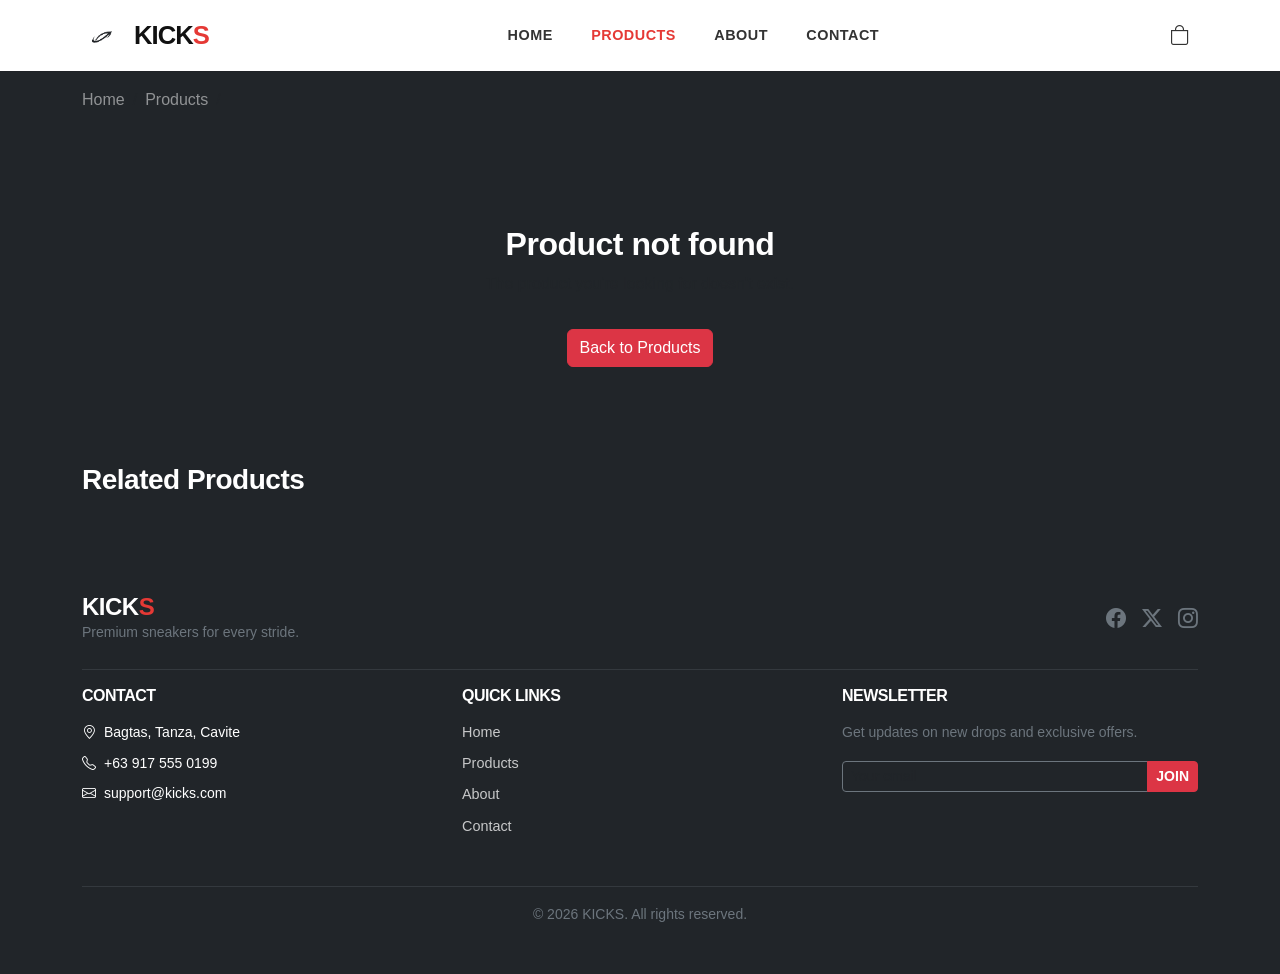
<file: product-details.html>
<!DOCTYPE html>
<html lang="en">
<head>
    <meta charset="UTF-8">
    <meta name="viewport" content="width=device-width, initial-scale=1.0">
    <title>Product Details | KICKS</title>
    <link href="bootstrap-5.3.8-dist/css/bootstrap.min.css" rel="stylesheet">
    <link href="bootstrap-icons/css/bootstrap-icons.min.css" rel="stylesheet">
    <link href="css/style.css" rel="stylesheet">
</head>
<body>

<!-- ==================== NAVBAR ==================== -->
<nav class="navbar navbar-expand-lg navbar-dark bg-dark sticky-top">
    <div class="container">
        <a class="navbar-brand" href="index.html"><img src="images/KICKSLogo.png" alt="KICKS Logo" height="40"> KICK<span class="brand-accent">S</span></a>
        <button class="navbar-toggler border-0" type="button" data-bs-toggle="offcanvas" data-bs-target="#mobileMenu">
            <span class="navbar-toggler-icon"></span>
        </button>
        <div class="collapse navbar-collapse" id="navbarNav">
            <ul class="navbar-nav mx-auto mb-2 mb-lg-0">
                <li class="nav-item"><a class="nav-link" href="index.html">Home</a></li>
                <li class="nav-item"><a class="nav-link active" href="products.html">Products</a></li>
                <li class="nav-item"><a class="nav-link" href="about.html">About</a></li>
                <li class="nav-item"><a class="nav-link" href="contact.html">Contact</a></li>
            </ul>
            <a href="cart.html" class="position-relative text-decoration-none cart-icon-link"><i class="bi bi-bag fs-5"></i><span class="cart-badge">0</span></a>
        </div>
    </div>
</nav>

<!-- ==================== OFFCANVAS MOBILE MENU ==================== -->
<div class="offcanvas offcanvas-end bg-dark text-white" tabindex="-1" id="mobileMenu">
    <div class="offcanvas-header">
        <h5 class="offcanvas-title"><img src="images/KICKSLogo.png" alt="KICKS Logo" height="32"> KICK<span class="brand-accent">S</span></h5>
        <button type="button" class="btn-close btn-close-white" data-bs-dismiss="offcanvas"></button>
    </div>
    <div class="offcanvas-body">
        <ul class="navbar-nav gap-3">
            <li class="nav-item"><a class="nav-link" href="index.html"><i class="bi bi-house-door me-2"></i>Home</a></li>
            <li class="nav-item"><a class="nav-link active" href="products.html"><i class="bi bi-grid me-2"></i>Products</a></li>
            <li class="nav-item"><a class="nav-link" href="cart.html"><i class="bi bi-bag me-2"></i>Cart</a></li>
            <li class="nav-item"><a class="nav-link" href="about.html"><i class="bi bi-info-circle me-2"></i>About</a></li>
            <li class="nav-item"><a class="nav-link" href="contact.html"><i class="bi bi-envelope me-2"></i>Contact</a></li>
        </ul>
    </div>
</div>

<!-- ==================== BREADCRUMB NAVIGATION ==================== -->
<section class="bg-dark py-3">
    <div class="container">
        <nav aria-label="breadcrumb">
            <ol class="breadcrumb mb-0">
                <li class="breadcrumb-item"><a href="index.html" class="text-white-50 text-decoration-none">Home</a></li>
                <li class="breadcrumb-item"><a href="products.html" class="text-white-50 text-decoration-none">Products</a></li>
                <li class="breadcrumb-item active text-white" aria-current="page" id="breadcrumbProduct"></li>
            </ol>
        </nav>
    </div>
</section>

<!-- ==================== PRODUCT DETAIL SECTION ==================== -->
<section class="py-5 bg-dark">
    <div class="container">
        <div id="productContent" class="row g-5"></div>

        <!-- ==================== SPECIFICATIONS ACCORDION ==================== -->
        <div class="row mt-5" id="specsRow" style="display:none;">
            <div class="col-12">
                <div class="accordion" id="specsAccordion">
                    <div class="accordion-item bg-dark border-secondary">
                        <h2 class="accordion-header">
                            <button class="accordion-button bg-dark text-white" type="button" data-bs-toggle="collapse" data-bs-target="#specDetails" aria-expanded="true">
                                Product Details
                            </button>
                        </h2>
                        <div id="specDetails" class="accordion-collapse collapse show" data-bs-parent="#specsAccordion">
                            <div class="accordion-body" id="specDetailsBody"></div>
                        </div>
                    </div>
                    <div class="accordion-item bg-dark border-secondary">
                        <h2 class="accordion-header">
                            <button class="accordion-button collapsed bg-dark text-white" type="button" data-bs-toggle="collapse" data-bs-target="#specSpecs">
                                Specifications
                            </button>
                        </h2>
                        <div id="specSpecs" class="accordion-collapse collapse" data-bs-parent="#specsAccordion">
                            <div class="accordion-body" id="specSpecsBody"></div>
                        </div>
                    </div>
                    <div class="accordion-item bg-dark border-secondary">
                        <h2 class="accordion-header">
                            <button class="accordion-button collapsed bg-dark text-white" type="button" data-bs-toggle="collapse" data-bs-target="#specShipping">
                                Shipping Info
                            </button>
                        </h2>
                        <div id="specShipping" class="accordion-collapse collapse" data-bs-parent="#specsAccordion">
                            <div class="accordion-body">
                                <table class="table table-dark table-bordered mb-0">
                                    <tbody>
                                        <tr><th>Delivery</th><td>3-5 business days</td></tr>
                                        <tr><th>Free Shipping</th><td>Orders over &#8369;5,000</td></tr>
                                        <tr><th>Returns</th><td>30-day policy</td></tr>
                                        <tr><th>Carrier</th><td>Grab Express, J&T</td></tr>
                                    </tbody>
                                </table>
                            </div>
                        </div>
                    </div>
                </div>
            </div>
        </div>

        <!-- ==================== RELATED PRODUCTS ==================== -->
        <div class="mt-5">
            <h3 class="text-white fw-bold mb-4">Related Products</h3>
            <div class="row g-4" id="relatedProducts"></div>
        </div>
    </div>
</section>

<!-- ==================== SIZE GUIDE MODAL ==================== -->
<div class="modal fade" id="sizeGuideModal" tabindex="-1" aria-labelledby="sizeGuideModalLabel" aria-hidden="true">
    <div class="modal-dialog modal-lg modal-dialog-centered">
        <div class="modal-content bg-dark text-white">
            <div class="modal-header border-secondary">
                <h5 class="modal-title fw-bold text-white" id="sizeGuideModalLabel">Size Guide</h5>
                <button type="button" class="btn-close btn-close-white" data-bs-dismiss="modal"></button>
            </div>
            <div class="modal-body">
                <table class="table table-dark table-bordered mb-0">
                    <thead>
                        <tr><th>US</th><th>EU</th><th>CM</th><th>Availability</th></tr>
                    </thead>
                    <tbody>
                        <tr><td>7</td><td>40</td><td>25</td><td><span class="badge bg-success">In Stock</span></td></tr>
                        <tr><td>8</td><td>41</td><td>26</td><td><span class="badge bg-success">In Stock</span></td></tr>
                        <tr><td>9</td><td>42.5</td><td>27</td><td><span class="badge bg-success">In Stock</span></td></tr>
                        <tr><td>10</td><td>44</td><td>28</td><td><span class="badge bg-success">In Stock</span></td></tr>
                        <tr><td>11</td><td>45</td><td>29</td><td><span class="badge bg-warning text-dark">Limited</span></td></tr>
                        <tr><td>12</td><td>46</td><td>30</td><td><span class="badge bg-danger">Out of Stock</span></td></tr>
                    </tbody>
                </table>
            </div>
        </div>
    </div>
</div>

<!-- ==================== FOOTER ==================== -->
<footer class="site-footer py-5 bg-dark text-white">
    <div class="container">
        <div class="row align-items-center mb-4">
            <div class="col-md-6 mb-3 mb-md-0">
                <h4 class="fw-bold mb-0 text-white">KICK<span class="brand-accent">S</span></h4>
                <p class="text-secondary small mb-0">Premium sneakers for every stride.</p>
            </div>
            <div class="col-md-6 text-md-end">
                <div class="d-flex gap-3 justify-content-md-end justify-content-start">
                    <a href="#" class="text-secondary fs-5"><i class="bi bi-facebook"></i></a>
                    <a href="#" class="text-secondary fs-5"><i class="bi bi-twitter-x"></i></a>
                    <a href="#" class="text-secondary fs-5"><i class="bi bi-instagram"></i></a>
                </div>
            </div>
        </div>
        <hr class="border-secondary">
        <div class="row">
            <div class="col-lg-4 col-md-6 mb-3">
                <h6 class="fw-bold text-uppercase mb-3 text-white">Contact</h6>
                <ul class="list-unstyled footer-contact small">
                    <li class="mb-2"><i class="bi bi-geo-alt me-2"></i>Bagtas, Tanza, Cavite</li>
                    <li class="mb-2"><i class="bi bi-telephone me-2"></i>+63 917 555 0199</li>
                    <li class="mb-2"><i class="bi bi-envelope me-2"></i>support@kicks.com</li>
                </ul>
            </div>
            <div class="col-lg-4 col-md-6 mb-3">
                <h6 class="fw-bold text-uppercase mb-3 text-white">Quick Links</h6>
                <ul class="list-unstyled footer-links small">
                    <li class="mb-2"><a href="index.html">Home</a></li>
                    <li class="mb-2"><a href="products.html">Products</a></li>
                    <li class="mb-2"><a href="about.html">About</a></li>
                    <li class="mb-2"><a href="contact.html">Contact</a></li>
                </ul>
            </div>
            <div class="col-lg-4 col-md-12 mb-3">
                <h6 class="fw-bold text-uppercase mb-3 text-white">Newsletter</h6>
                <p class="text-secondary small">Get updates on new drops and exclusive offers.</p>
                <div class="input-group">
                    <input type="email" class="form-control form-control-sm bg-dark text-white border-secondary" placeholder="Your email">
                    <button class="btn btn-danger btn-sm text-uppercase fw-bold" type="button">Join</button>
                </div>
            </div>
        </div>
        <hr class="border-secondary">
        <p class="text-center text-secondary small mb-0">&copy; 2026 KICKS. All rights reserved.</p>
    </div>
</footer>

<div id="toastContainer" class="toast-container"></div>
<button class="scroll-top" aria-label="Scroll to top"><i class="bi bi-arrow-up"></i></button>

<script src="bootstrap-5.3.8-dist/js/bootstrap.bundle.min.js"></script>
<script src="js/script.js"></script>
<script>
document.addEventListener('DOMContentLoaded', function () {
    const params = new URLSearchParams(window.location.search);
    const id = parseInt(params.get('id'));
    const product = typeof products !== 'undefined' ? products.find(p => p.id === id) : null;

    if (!product) {
        document.getElementById('productContent').innerHTML =
            '<div class="col-12 text-center py-5"><h2 class="text-white">Product not found</h2><p class="text-muted">The product you\'re looking for doesn\'t exist.</p><a href="products.html" class="btn btn-danger mt-3">Back to Products</a></div>';
        return;
    }

    document.title = product.name + ' | KICKS';
    document.getElementById('breadcrumbProduct').textContent = product.name;

    const starsHtml = '<i class="bi bi-star-fill text-warning"></i>'.repeat(product.rating) +
                    '<i class="bi bi-star text-warning"></i>'.repeat(5 - product.rating);

    const priceHtml = product.oldPrice
        ? '<span class="text-decoration-line-through text-muted me-2" style="font-size:1.2rem;">&#8369;' + product.oldPrice.toLocaleString() + '</span> <span class="text-white fw-bold fs-3">&#8369;' + product.price.toLocaleString() + '</span>'
        : '<span class="text-white fw-bold fs-3">&#8369;' + product.price.toLocaleString() + '</span>';

    document.getElementById('productContent').innerHTML = `
        <div class="col-lg-6">
            <div class="product-detail-img">
                <div id="productCarousel" class="carousel slide" data-bs-ride="carousel">
                    <div class="carousel-indicators">
                        ${product.images.map((_, i) => `<button type="button" data-bs-target="#productCarousel" data-bs-slide-to="${i}" class="${i === 0 ? 'active' : ''}"></button>`).join('')}
                    </div>
                    <div class="carousel-inner rounded-4 overflow-hidden">
                        ${product.images.map((img, i) => `<div class="carousel-item ${i === 0 ? 'active' : ''}"><img src="${img}" class="d-block w-100" alt="${product.name} View ${i + 1}"></div>`).join('')}
                    </div>
                    <button class="carousel-control-prev" type="button" data-bs-target="#productCarousel" data-bs-slide="prev"><span class="carousel-control-prev-icon"></span></button>
                    <button class="carousel-control-next" type="button" data-bs-target="#productCarousel" data-bs-slide="next"><span class="carousel-control-next-icon"></span></button>
                </div>
            </div>
        </div>
        <div class="col-lg-6">
            <div class="product-info">
                <h1 class="fw-bold text-white mb-3">${product.name.toUpperCase()}</h1>
                <div class="d-flex align-items-center gap-2 mb-3">
                    ${starsHtml}
                    <span class="text-white-50 ms-2">(${product.reviews.toLocaleString()} reviews)</span>
                </div>
                <div class="mb-3">${priceHtml}</div>
                <p class="text-white-50 mb-4">${product.description}</p>
                <span class="badge bg-success mb-4">In Stock</span>
                <div class="d-flex align-items-center gap-4 mb-4">
                    <div>
                        <label class="text-white fw-semibold">Size:</label>
                        <select class="form-select bg-dark text-white border-secondary" id="size-select" style="width: 150px;">
                            ${(product.sizes || []).map(s => '<option value="' + s + '">' + s + '</option>').join('')}
                        </select>
                    </div>
                    <div>
                        <label class="text-white fw-semibold">Quantity:</label>
                        <div class="input-group" style="width: 140px;">
                            <button class="btn btn-outline-light" type="button" id="qty-minus">&#8722;</button>
                            <input type="number" class="form-control text-center bg-dark text-white border-secondary" id="qty-input" value="1" min="1">
                            <button class="btn btn-outline-light" type="button" id="qty-plus">+</button>
                        </div>
                    </div>
                </div>
                <div class="d-flex flex-wrap gap-3 mb-4">
                    <button class="btn btn-accent-custom btn-lg btn-add-cart" data-name="${product.name}" data-price="${product.price}" data-image="${product.image}">
                        <i class="bi bi-bag-plus me-2"></i>Add to Cart
                    </button>
                    <button class="btn btn-outline-success btn-lg text-white">
                        <i class="bi bi-heart text-danger me-2"></i>Add to Wishlist
                    </button>
                    <button class="btn btn-outline-light btn-lg" data-bs-toggle="modal" data-bs-target="#sizeGuideModal">
                        <i class="bi bi-rulers me-2"></i>Size Guide
                    </button>
                </div>
            </div>
        </div>`;

    const specsRow = document.getElementById('specsRow');
    if (product.details || product.material) {
        specsRow.style.display = '';
        if (product.details) document.getElementById('specDetailsBody').innerHTML = product.details;
        if (product.material) document.getElementById('specSpecsBody').innerHTML = product.material;
    }

    const related = products.filter(p => p.id !== product.id && p.category === product.category).slice(0, 4);
    const relatedFallback = related.length >= 4 ? related : products.filter(p => p.id !== product.id).slice(0, 4);
    document.getElementById('relatedProducts').innerHTML = relatedFallback.map(p => `
        <div class="col-lg-3 col-md-6">
            <div class="card bg-dark border-secondary h-100">
                <img src="${p.image}" class="card-img-top" alt="${p.name}">
                <div class="card-body text-center">
                    <h5 class="card-title text-white">${p.name}</h5>
                    <p class="text-white fw-bold">&#8369;${p.price.toLocaleString()}</p>
                    <a href="product-details.html?id=${p.id}" class="btn btn-outline-custom btn-sm text-white">View Details</a>
                </div>
            </div>
        </div>
    `).join('');

    const qtyInput = document.getElementById('qty-input');
    document.getElementById('qty-minus').addEventListener('click', function () {
        let val = parseInt(qtyInput.value) || 1;
        if (val > 1) qtyInput.value = val - 1;
    });
    document.getElementById('qty-plus').addEventListener('click', function () {
        qtyInput.value = parseInt(qtyInput.value || 1) + 1;
    });
    qtyInput.addEventListener('change', function () {
        let val = parseInt(qtyInput.value);
        if (!val || val < 1) qtyInput.value = 1;
    });
});
</script>
</body>
</html>
</file>
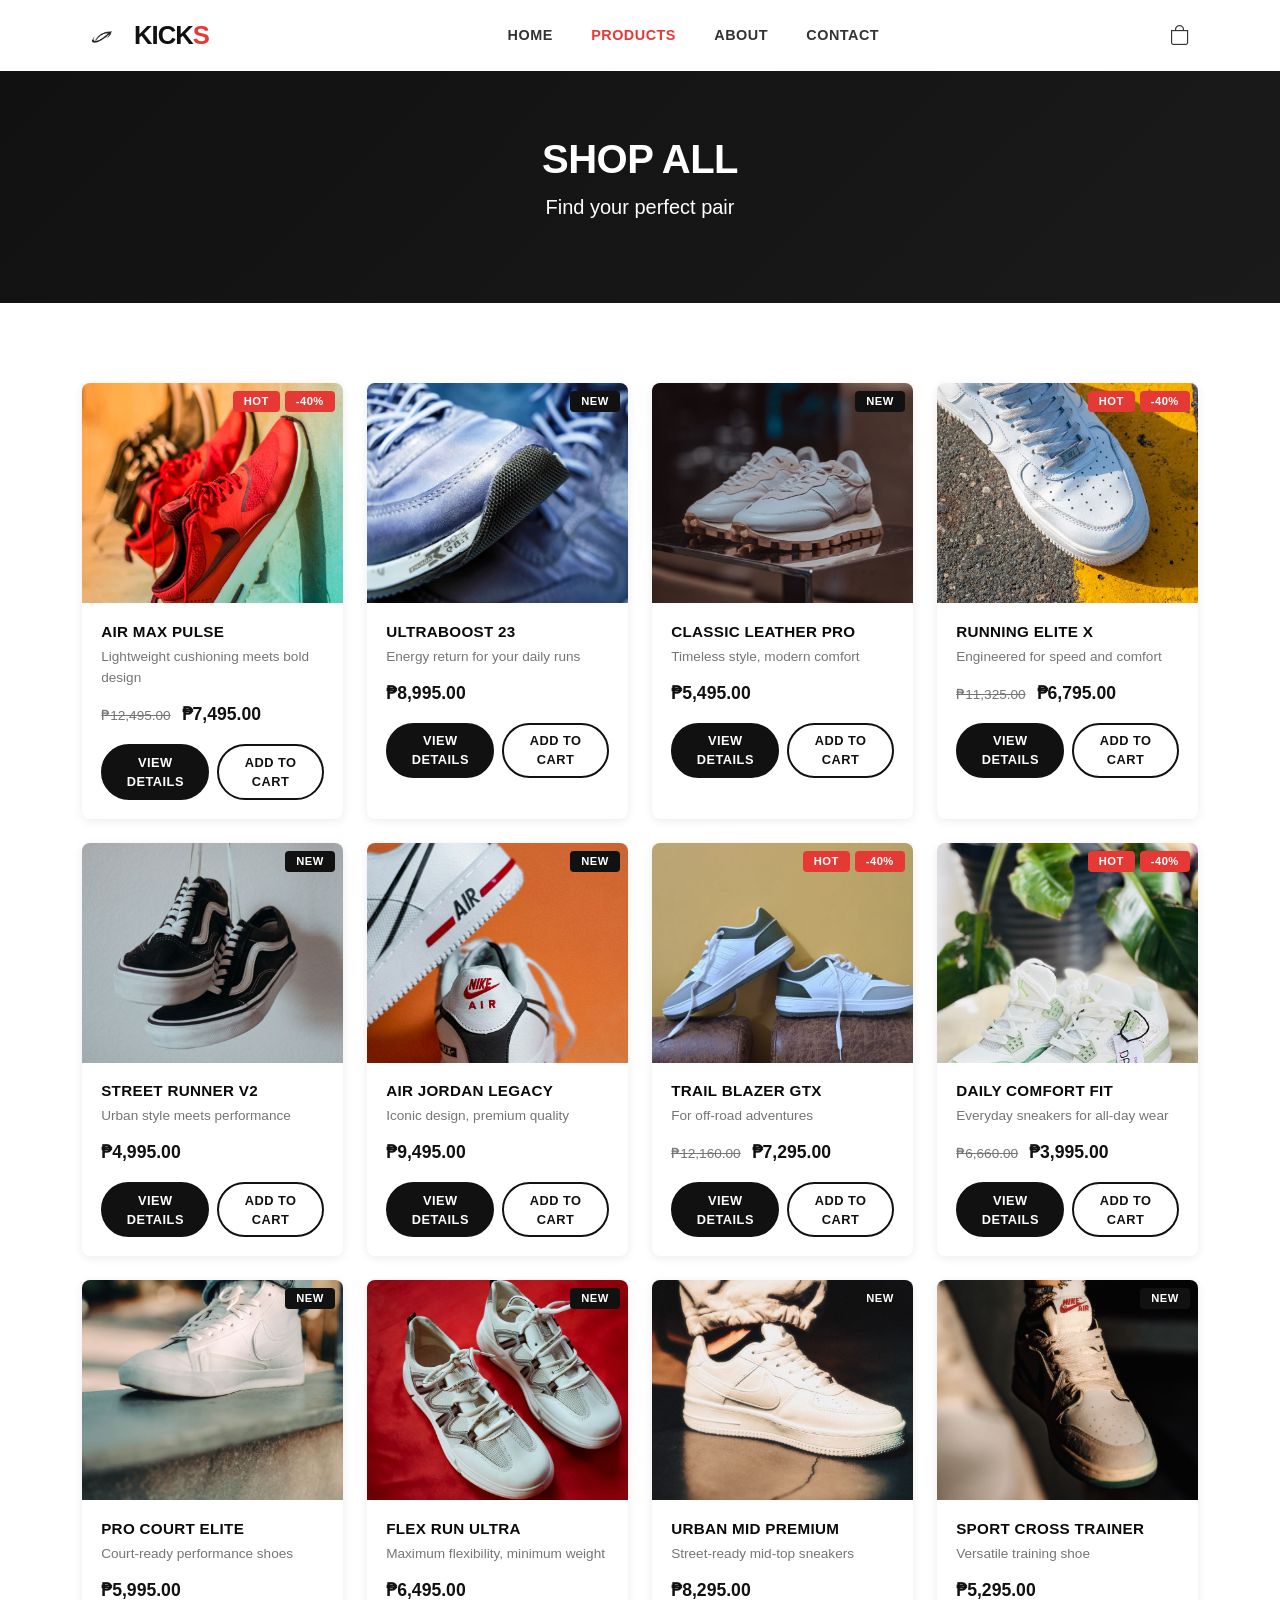
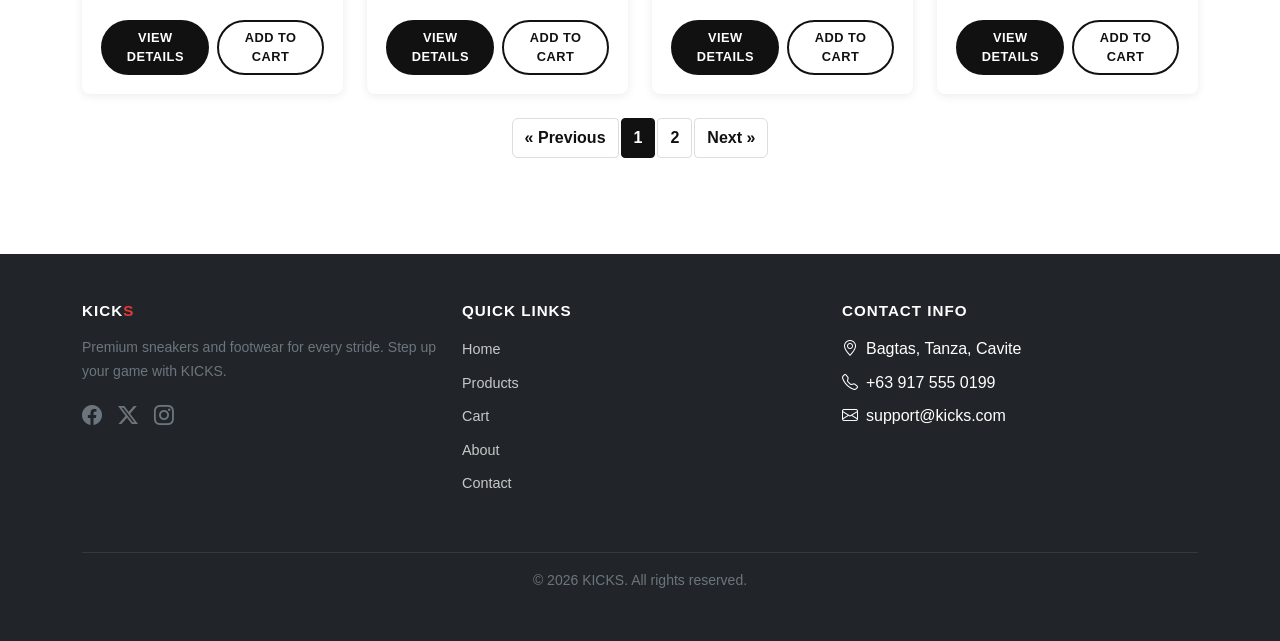
<file: products.html>
<!DOCTYPE html>
<html lang="en">
<head>
  <meta charset="UTF-8">
  <meta name="viewport" content="width=device-width, initial-scale=1.0">
  <title>Shop All - KICKS</title>
  <link href="bootstrap-5.3.8-dist/css/bootstrap.min.css" rel="stylesheet">
  <link href="bootstrap-icons/css/bootstrap-icons.min.css" rel="stylesheet">
  <link href="css/style.css" rel="stylesheet">
</head>
<body>

  <!-- ==================== NAVBAR ==================== -->
  <nav class="navbar navbar-expand-lg navbar-dark bg-dark sticky-top">
    <div class="container">
      <a class="navbar-brand" href="index.html"><img src="images/KICKSLogo.png" alt="KICKS Logo" height="40"> KICK<span class="brand-accent">S</span></a>
      <button class="navbar-toggler border-0" type="button" data-bs-toggle="offcanvas" data-bs-target="#mobileMenu">
        <span class="navbar-toggler-icon"></span>
      </button>
      <div class="collapse navbar-collapse" id="navbarNav">
        <ul class="navbar-nav mx-auto mb-2 mb-lg-0">
          <li class="nav-item"><a class="nav-link" href="index.html">Home</a></li>
          <li class="nav-item"><a class="nav-link active" href="products.html">Products</a></li>
          <li class="nav-item"><a class="nav-link" href="about.html">About</a></li>
          <li class="nav-item"><a class="nav-link" href="contact.html">Contact</a></li>
        </ul>
        <a href="cart.html" class="position-relative text-decoration-none cart-icon-link"><i class="bi bi-bag fs-5"></i><span class="cart-badge">0</span></a>
      </div>
    </div>
  </nav>

  <!-- ==================== OFFCANVAS MOBILE MENU ==================== -->
  <div class="offcanvas offcanvas-end bg-dark text-white" tabindex="-1" id="mobileMenu">
    <div class="offcanvas-header">
      <h5 class="offcanvas-title" id="mobileMenuLabel"><img src="images/KICKSLogo.png" alt="KICKS Logo" height="32"> KICK<span class="brand-accent">S</span></h5>
      <button type="button" class="btn-close btn-close-white" data-bs-dismiss="offcanvas"></button>
    </div>
    <div class="offcanvas-body">
      <ul class="navbar-nav gap-3">
        <li class="nav-item"><a class="nav-link" href="index.html"><i class="bi bi-house-door me-2"></i>Home</a></li>
        <li class="nav-item"><a class="nav-link active" href="products.html"><i class="bi bi-grid me-2"></i>Products</a></li>
        <li class="nav-item"><a class="nav-link" href="cart.html"><i class="bi bi-bag me-2"></i>Cart</a></li>
        <li class="nav-item"><a class="nav-link" href="about.html"><i class="bi bi-info-circle me-2"></i>About</a></li>
        <li class="nav-item"><a class="nav-link" href="contact.html"><i class="bi bi-envelope me-2"></i>Contact</a></li>
      </ul>
    </div>
  </div>

  <!-- ==================== PAGE HEADER ==================== -->
  <!-- about-hero: custom CSS class for the hero banner section -->
  <section class="about-hero">
    <div class="container text-center">
      <h1>SHOP ALL</h1>
      <p class="lead">Find your perfect pair</p>
    </div>
  </section>

  <!-- ==================== PRODUCTS GRID ==================== -->
  <!-- section-padding: custom CSS class adding vertical padding to the section -->
  <section class="section-padding">
    <div class="container">
      <div class="row g-4">

        <!-- ==================== PRODUCT 1 ==================== -->
        <div class="col-lg-3 col-md-4 col-sm-6">
          <div class="card product-card">
            <div class="card-img-wrapper">
              <img src="images/product-images/air-max-pulse.jpg" class="card-img-top" alt="Air Max Pulse">
              <!-- badge-sale: custom red sale badge -->
              <span class="badge badge-sale position-absolute top-0 end-0 m-2">-40%</span>
              <span class="badge badge-sale position-absolute top-0 m-2" style="right: 55px;">HOT</span>
            </div>
            <div class="card-body">
              <h5 class="card-title">Air Max Pulse</h5>
              <p class="card-text">Lightweight cushioning meets bold design</p>
              <!-- original-price: custom CSS class for strikethrough original price -->
              <p class="price"><span class="original-price">&#8369;12,495.00</span> &#8369;7,495.00</p>
              <div class="d-flex gap-2">
                <!-- btn-primary-custom: custom styled primary button -->
                <a href="product-details.html?id=1" class="btn btn-primary-custom btn-sm">View Details</a>
                <button class="btn btn-outline-custom btn-sm btn-add-cart" data-name="Air Max Pulse" data-price="7495" data-image="images/product-images/air-max-pulse.jpg">Add to Cart</button>
              </div>
            </div>
          </div>
        </div>

        <!-- ==================== PRODUCT 2 ==================== -->
        <div class="col-lg-3 col-md-4 col-sm-6">
          <div class="card product-card">
            <div class="card-img-wrapper">
              <img src="images/product-images/ultraboost-23.jpg" class="card-img-top" alt="Ultraboost 23">
              <!-- badge-new: custom CSS badge for new arrivals -->
              <span class="badge badge-new position-absolute top-0 end-0 m-2">New</span>
            </div>
            <div class="card-body">
              <h5 class="card-title">Ultraboost 23</h5>
              <p class="card-text">Energy return for your daily runs</p>
              <p class="price">&#8369;8,995.00</p>
              <div class="d-flex gap-2">
                <a href="product-details.html?id=2" class="btn btn-primary-custom btn-sm">View Details</a>
                <button class="btn btn-outline-custom btn-sm btn-add-cart" data-name="Ultraboost 23" data-price="8995" data-image="images/product-images/ultraboost-23.jpg">Add to Cart</button>
              </div>
            </div>
          </div>
        </div>

        <!-- ==================== PRODUCT 3 ==================== -->
        <div class="col-lg-3 col-md-4 col-sm-6">
          <div class="card product-card">
            <div class="card-img-wrapper">
              <img src="images/product-images/classic-leather-pro.jpg" class="card-img-top" alt="Classic Leather Pro">
              <span class="badge badge-new position-absolute top-0 end-0 m-2">New</span>
            </div>
            <div class="card-body">
              <h5 class="card-title">Classic Leather Pro</h5>
              <p class="card-text">Timeless style, modern comfort</p>
              <p class="price">&#8369;5,495.00</p>
              <div class="d-flex gap-2">
                <a href="product-details.html?id=3" class="btn btn-primary-custom btn-sm">View Details</a>
                <button class="btn btn-outline-custom btn-sm btn-add-cart" data-name="Classic Leather Pro" data-price="5495" data-image="images/product-images/classic-leather-pro.jpg">Add to Cart</button>
              </div>
            </div>
          </div>
        </div>

        <!-- ==================== PRODUCT 4 ==================== -->
        <div class="col-lg-3 col-md-4 col-sm-6">
          <div class="card product-card">
            <div class="card-img-wrapper">
              <img src="images/product-images/running-elite-x.jpg" class="card-img-top" alt="Running Elite X">
              <span class="badge badge-sale position-absolute top-0 end-0 m-2">-40%</span>
              <span class="badge badge-sale position-absolute top-0 m-2" style="right: 55px;">HOT</span>
            </div>
            <div class="card-body">
              <h5 class="card-title">Running Elite X</h5>
              <p class="card-text">Engineered for speed and comfort</p>
              <p class="price"><span class="original-price">&#8369;11,325.00</span> &#8369;6,795.00</p>
              <div class="d-flex gap-2">
                <a href="product-details.html?id=4" class="btn btn-primary-custom btn-sm">View Details</a>
                <button class="btn btn-outline-custom btn-sm btn-add-cart" data-name="Running Elite X" data-price="6795" data-image="images/product-images/running-elite-x.jpg">Add to Cart</button>
              </div>
            </div>
          </div>
        </div>

        <!-- ==================== PRODUCT 5 ==================== -->
        <div class="col-lg-3 col-md-4 col-sm-6">
          <div class="card product-card">
            <div class="card-img-wrapper">
              <img src="images/product-images/street-runner-v2.jpg" class="card-img-top" alt="Street Runner V2">
              <span class="badge badge-new position-absolute top-0 end-0 m-2">New</span>
            </div>
            <div class="card-body">
              <h5 class="card-title">Street Runner V2</h5>
              <p class="card-text">Urban style meets performance</p>
              <p class="price">&#8369;4,995.00</p>
              <div class="d-flex gap-2">
                <a href="product-details.html?id=5" class="btn btn-primary-custom btn-sm">View Details</a>
                <button class="btn btn-outline-custom btn-sm btn-add-cart" data-name="Street Runner V2" data-price="4995" data-image="images/product-images/street-runner-v2.jpg">Add to Cart</button>
              </div>
            </div>
          </div>
        </div>

        <!-- ==================== PRODUCT 6 ==================== -->
        <div class="col-lg-3 col-md-4 col-sm-6">
          <div class="card product-card">
            <div class="card-img-wrapper">
              <img src="images/product-images/air-jordan-legacy.jpg" class="card-img-top" alt="Air Jordan Legacy">
              <span class="badge badge-new position-absolute top-0 end-0 m-2">New</span>
            </div>
            <div class="card-body">
              <h5 class="card-title">Air Jordan Legacy</h5>
              <p class="card-text">Iconic design, premium quality</p>
              <p class="price">&#8369;9,495.00</p>
              <div class="d-flex gap-2">
                <a href="product-details.html?id=6" class="btn btn-primary-custom btn-sm">View Details</a>
                <button class="btn btn-outline-custom btn-sm btn-add-cart" data-name="Air Jordan Legacy" data-price="9495" data-image="images/product-images/air-jordan-legacy.jpg">Add to Cart</button>
              </div>
            </div>
          </div>
        </div>

        <!-- ==================== PRODUCT 7 ==================== -->
        <div class="col-lg-3 col-md-4 col-sm-6">
          <div class="card product-card">
            <div class="card-img-wrapper">
              <img src="images/product-images/trail-blazer-gtx.jpg" class="card-img-top" alt="Trail Blazer GTX">
              <span class="badge badge-sale position-absolute top-0 end-0 m-2">-40%</span>
              <span class="badge badge-sale position-absolute top-0 m-2" style="right: 55px;">HOT</span>
            </div>
            <div class="card-body">
              <h5 class="card-title">Trail Blazer GTX</h5>
              <p class="card-text">For off-road adventures</p>
              <p class="price"><span class="original-price">&#8369;12,160.00</span> &#8369;7,295.00</p>
              <div class="d-flex gap-2">
                <a href="product-details.html?id=7" class="btn btn-primary-custom btn-sm">View Details</a>
                <button class="btn btn-outline-custom btn-sm btn-add-cart" data-name="Trail Blazer GTX" data-price="7295" data-image="images/product-images/trail-blazer-gtx.jpg">Add to Cart</button>
              </div>
            </div>
          </div>
        </div>

        <!-- ==================== PRODUCT 8 ==================== -->
        <div class="col-lg-3 col-md-4 col-sm-6">
          <div class="card product-card">
            <div class="card-img-wrapper">
              <img src="images/product-images/daily-comfort-fit.jpg" class="card-img-top" alt="Daily Comfort Fit">
              <span class="badge badge-sale position-absolute top-0 end-0 m-2">-40%</span>
              <span class="badge badge-sale position-absolute top-0 m-2" style="right: 55px;">HOT</span>
            </div>
            <div class="card-body">
              <h5 class="card-title">Daily Comfort Fit</h5>
              <p class="card-text">Everyday sneakers for all-day wear</p>
              <p class="price"><span class="original-price">&#8369;6,660.00</span> &#8369;3,995.00</p>
              <div class="d-flex gap-2">
                <a href="product-details.html?id=8" class="btn btn-primary-custom btn-sm">View Details</a>
                <button class="btn btn-outline-custom btn-sm btn-add-cart" data-name="Daily Comfort Fit" data-price="3995" data-image="images/product-images/daily-comfort-fit.jpg">Add to Cart</button>
              </div>
            </div>
          </div>
        </div>

        <!-- ==================== PRODUCT 9 ==================== -->
        <div class="col-lg-3 col-md-4 col-sm-6">
          <div class="card product-card">
            <div class="card-img-wrapper">
              <img src="images/product-images/pro-court-elite.jpg" class="card-img-top" alt="Pro Court Elite">
              <span class="badge badge-new position-absolute top-0 end-0 m-2">New</span>
            </div>
            <div class="card-body">
              <h5 class="card-title">Pro Court Elite</h5>
              <p class="card-text">Court-ready performance shoes</p>
              <p class="price">&#8369;5,995.00</p>
              <div class="d-flex gap-2">
                <a href="product-details.html?id=9" class="btn btn-primary-custom btn-sm">View Details</a>
                <button class="btn btn-outline-custom btn-sm btn-add-cart" data-name="Pro Court Elite" data-price="5995" data-image="images/product-images/pro-court-elite.jpg">Add to Cart</button>
              </div>
            </div>
          </div>
        </div>

        <!-- ==================== PRODUCT 10 ==================== -->
        <div class="col-lg-3 col-md-4 col-sm-6">
          <div class="card product-card">
            <div class="card-img-wrapper">
              <img src="images/product-images/flex-run-ultra.jpg" class="card-img-top" alt="Flex Run Ultra">
              <span class="badge badge-new position-absolute top-0 end-0 m-2">New</span>
            </div>
            <div class="card-body">
              <h5 class="card-title">Flex Run Ultra</h5>
              <p class="card-text">Maximum flexibility, minimum weight</p>
              <p class="price">&#8369;6,495.00</p>
              <div class="d-flex gap-2">
                <a href="product-details.html?id=10" class="btn btn-primary-custom btn-sm">View Details</a>
                <button class="btn btn-outline-custom btn-sm btn-add-cart" data-name="Flex Run Ultra" data-price="6495" data-image="images/product-images/flex-run-ultra.jpg">Add to Cart</button>
              </div>
            </div>
          </div>
        </div>

        <!-- ==================== PRODUCT 11 ==================== -->
        <div class="col-lg-3 col-md-4 col-sm-6">
          <div class="card product-card">
            <div class="card-img-wrapper">
              <img src="images/product-images/urban-mid-premium.jpg" class="card-img-top" alt="Urban Mid Premium">
              <span class="badge badge-new position-absolute top-0 end-0 m-2">New</span>
            </div>
            <div class="card-body">
              <h5 class="card-title">Urban Mid Premium</h5>
              <p class="card-text">Street-ready mid-top sneakers</p>
              <p class="price">&#8369;8,295.00</p>
              <div class="d-flex gap-2">
                <a href="product-details.html?id=11" class="btn btn-primary-custom btn-sm">View Details</a>
                <button class="btn btn-outline-custom btn-sm btn-add-cart" data-name="Urban Mid Premium" data-price="8295" data-image="images/product-images/urban-mid-premium.jpg">Add to Cart</button>
              </div>
            </div>
          </div>
        </div>

        <!-- ==================== PRODUCT 12 ==================== -->
        <div class="col-lg-3 col-md-4 col-sm-6">
          <div class="card product-card">
            <div class="card-img-wrapper">
              <img src="images/product-images/sport-cross-trainer.jpg" class="card-img-top" alt="Sport Cross Trainer">
              <span class="badge badge-new position-absolute top-0 end-0 m-2">New</span>
            </div>
            <div class="card-body">
              <h5 class="card-title">Sport Cross Trainer</h5>
              <p class="card-text">Versatile training shoe</p>
              <p class="price">&#8369;5,295.00</p>
              <div class="d-flex gap-2">
                <a href="product-details.html?id=12" class="btn btn-primary-custom btn-sm">View Details</a>
                <button class="btn btn-outline-custom btn-sm btn-add-cart" data-name="Sport Cross Trainer" data-price="5295" data-image="images/product-images/sport-cross-trainer.jpg">Add to Cart</button>
              </div>
            </div>
          </div>
        </div>

      </div> <!-- end .row g-4 -->

      <!-- ==================== PAGINATION ==================== -->
      <nav aria-label="Product pagination" class="mt-4">
        <ul class="pagination justify-content-center">
          <li class="page-item"><a class="page-link" href="#">&laquo; Previous</a></li>
          <li class="page-item active"><a class="page-link" href="#">1</a></li>
          <li class="page-item"><a class="page-link" href="#">2</a></li>
          <li class="page-item"><a class="page-link" href="#">Next &raquo;</a></li>
        </ul>
      </nav>
    </div>
  </section>

  <!-- ==================== FOOTER ==================== -->
  <footer class="site-footer py-5 bg-dark text-white">
    <div class="container">
      <div class="row">
        <div class="col-lg-4 col-md-6 mb-4">
          <h5 class="fw-bold mb-3">KICK<span class="brand-accent">S</span></h5>
          <p class="text-secondary small">Premium sneakers and footwear for every stride. Step up your game with KICKS.</p>
          <div class="d-flex gap-3 mt-3">
            <a href="#" class="text-secondary fs-5"><i class="bi bi-facebook"></i></a>
            <a href="#" class="text-secondary fs-5"><i class="bi bi-twitter-x"></i></a>
            <a href="#" class="text-secondary fs-5"><i class="bi bi-instagram"></i></a>
          </div>
        </div>
        <div class="col-lg-4 col-md-6 mb-4">
          <h5 class="fw-bold mb-3">Quick Links</h5>
          <ul class="list-unstyled footer-links">
            <li class="mb-2"><a href="index.html">Home</a></li>
            <li class="mb-2"><a href="products.html">Products</a></li>
            <li class="mb-2"><a href="cart.html">Cart</a></li>
            <li class="mb-2"><a href="about.html">About</a></li>
            <li class="mb-2"><a href="contact.html">Contact</a></li>
          </ul>
        </div>
        <div class="col-lg-4 col-md-6 mb-4">
          <h5 class="fw-bold mb-3">Contact Info</h5>
          <ul class="list-unstyled footer-contact">
            <li class="mb-2"><i class="bi bi-geo-alt me-2"></i>Bagtas, Tanza, Cavite</li>
            <li class="mb-2"><i class="bi bi-telephone me-2"></i>+63 917 555 0199</li>
            <li class="mb-2"><i class="bi bi-envelope me-2"></i>support@kicks.com</li>
          </ul>
        </div>
      </div>
      <hr class="border-secondary">
      <p class="text-center text-secondary small mb-0">&copy; 2026 KICKS. All rights reserved.</p>
    </div>
  </footer>

  <!-- ==================== SCROLL TO TOP BUTTON ==================== -->
  <button class="scroll-top"><i class="bi bi-arrow-up"></i></button>

  <!-- ==================== TOAST NOTIFICATION CONTAINER ==================== -->
  <div id="toastContainer" class="toast-container"></div>

  <script src="bootstrap-5.3.8-dist/js/bootstrap.bundle.min.js"></script>
  <script src="js/script.js"></script>
</body>
</html>
</file>
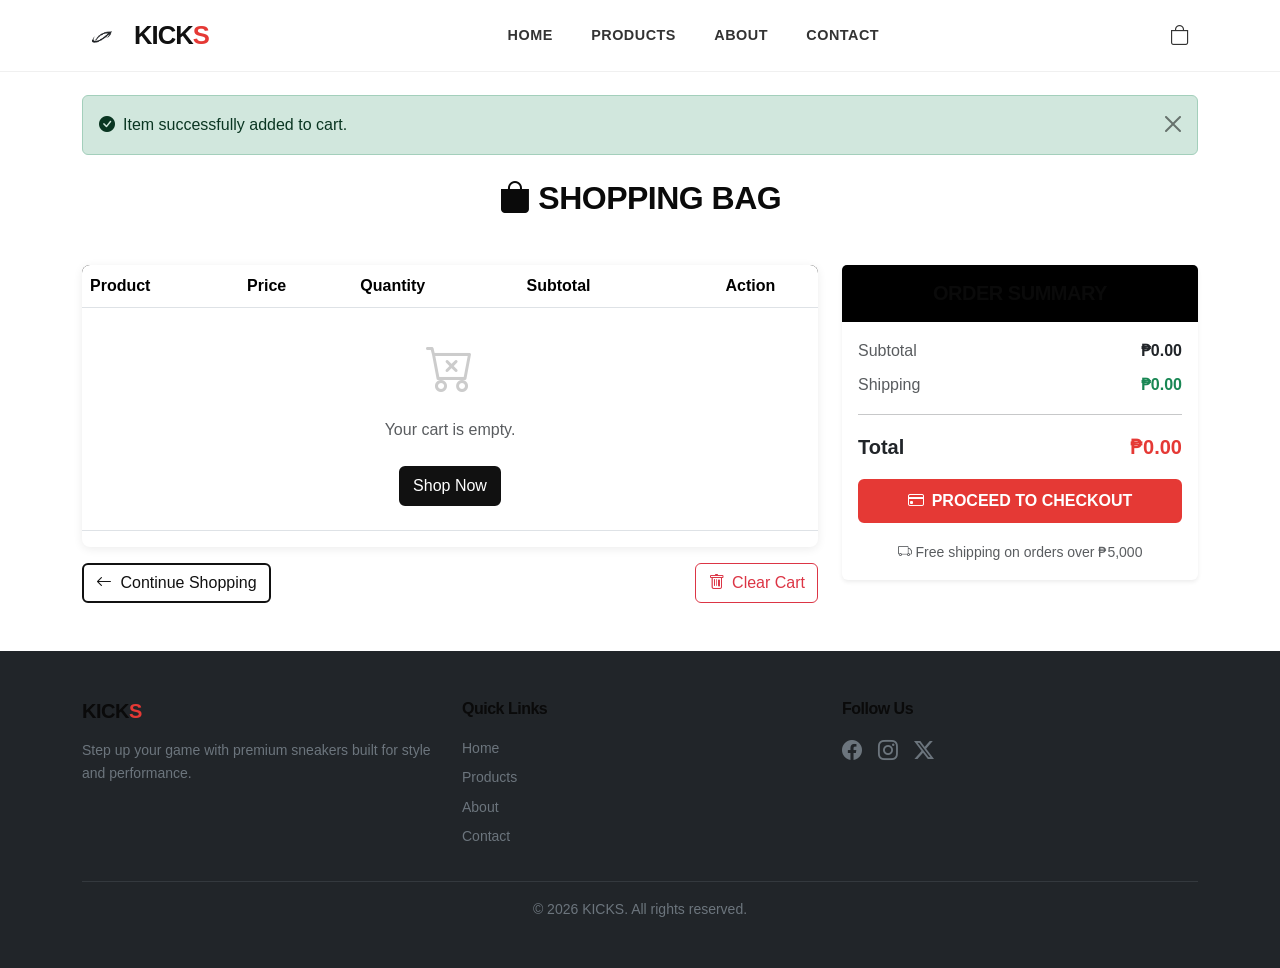
<file: group5-ecommerce/cart.html>
<!DOCTYPE html>
<html lang="en">
<head>
  <meta charset="UTF-8">
  <meta name="viewport" content="width=device-width, initial-scale=1.0">
  <title>KICKS - Shopping Bag</title>
  <link href="https://cdn.jsdelivr.net/npm/bootstrap@5.3.3/dist/css/bootstrap.min.css" rel="stylesheet">
  <link href="https://cdn.jsdelivr.net/npm/bootstrap-icons@1.11.3/font/bootstrap-icons.css" rel="stylesheet">
  <link href="css/style.css" rel="stylesheet">
</head>
<body>

  <!-- Navbar -->
  <nav class="navbar navbar-expand-lg navbar-dark bg-dark sticky-top">
    <div class="container">
      <a class="navbar-brand" href="index.html"><img src="KICKSLogo.png" alt="KICKS Logo" height="40"> KICK<span class="brand-accent">S</span></a>
      <button class="navbar-toggler border-0" type="button" data-bs-toggle="offcanvas" data-bs-target="#mobileMenu">
        <span class="navbar-toggler-icon"></span>
      </button>
      <div class="collapse navbar-collapse" id="navbarNav">
        <ul class="navbar-nav mx-auto mb-2 mb-lg-0">
          <li class="nav-item"><a class="nav-link" href="index.html">Home</a></li>
          <li class="nav-item"><a class="nav-link" href="products.html">Products</a></li>
          <li class="nav-item"><a class="nav-link" href="about.html">About</a></li>
          <li class="nav-item"><a class="nav-link" href="contact.html">Contact</a></li>
        </ul>
        <a href="cart.html" class="position-relative text-decoration-none cart-icon-link active"><i class="bi bi-bag fs-5"></i><span class="cart-badge">3</span></a>
      </div>
    </div>
  </nav>

  <!-- Offcanvas Mobile Menu -->
  <div class="offcanvas offcanvas-end bg-dark text-white" tabindex="-1" id="mobileMenu">
    <div class="offcanvas-header">
      <h5 class="offcanvas-title"><img src="KICKSLogo.png" alt="KICKS Logo" height="32"> KICK<span class="brand-accent">S</span></h5>
      <button type="button" class="btn-close btn-close-white" data-bs-dismiss="offcanvas"></button>
    </div>
    <div class="offcanvas-body">
      <ul class="navbar-nav gap-3">
        <li class="nav-item"><a class="nav-link" href="index.html"><i class="bi bi-house-door me-2"></i>Home</a></li>
        <li class="nav-item"><a class="nav-link" href="products.html"><i class="bi bi-grid me-2"></i>Products</a></li>
        <li class="nav-item"><a class="nav-link active" href="cart.html"><i class="bi bi-bag me-2"></i>Cart</a></li>
        <li class="nav-item"><a class="nav-link" href="about.html"><i class="bi bi-info-circle me-2"></i>About</a></li>
        <li class="nav-item"><a class="nav-link" href="contact.html"><i class="bi bi-envelope me-2"></i>Contact</a></li>
      </ul>
    </div>
  </div>

  <!-- Success Alert -->
  <div class="container mt-4">
    <div class="alert alert-success alert-dismissible fade show" role="alert">
      <i class="bi bi-check-circle-fill me-2"></i>Item successfully added to cart.
      <button type="button" class="btn-close" data-bs-dismiss="alert"></button>
    </div>
  </div>

  <!-- Page Title -->
  <div class="container mt-4 mb-5">
    <h2 class="fw-bold text-center"><i class="bi bi-bag-fill me-2"></i>SHOPPING BAG</h2>
  </div>

  <!-- Main Content -->
  <div class="container pb-5">
    <div class="row g-4">

      <!-- Left Column - Cart Table -->
      <div class="col-lg-8">
        <div class="table-responsive cart-table">
          <table class="table align-middle">
            <thead class="bg-black text-white">
              <tr>
                <th>Product</th>
                <th>Price</th>
                <th>Quantity</th>
                <th>Subtotal</th>
                <th class="text-center">Action</th>
              </tr>
            </thead>
            <tbody id="cart-table-body">
              <!-- Row 1 -->
              <tr>
                <td>
                  <div class="d-flex align-items-center gap-3">
                    <div class="product-icon bg-light rounded p-2">
                      <i class="bi bi-shoe fs-3 text-dark"></i>
                    </div>
                    <span class="fw-semibold">Air Max Pulse</span>
                  </div>
                </td>
                <td>&#8369;7,495</td>
                <td>
                  <div class="quantity-control d-flex align-items-center">
                    <button class="btn btn-sm btn-outline-dark" type="button">-</button>
                    <input type="number" class="form-control form-control-sm mx-2 text-center" value="2" min="1" style="width: 60px;">
                    <button class="btn btn-sm btn-outline-dark" type="button">+</button>
                  </div>
                </td>
                <td class="fw-bold">&#8369;14,990</td>
                <td class="text-center">
                  <button class="btn btn-sm btn-outline-danger" title="Remove">
                    <i class="bi bi-trash-fill"></i>
                  </button>
                </td>
              </tr>
              <!-- Row 2 -->
              <tr>
                <td>
                  <div class="d-flex align-items-center gap-3">
                    <div class="product-icon bg-light rounded p-2">
                      <i class="bi bi-shoe fs-3 text-dark"></i>
                    </div>
                    <span class="fw-semibold">Ultraboost 23</span>
                  </div>
                </td>
                <td>&#8369;8,995</td>
                <td>
                  <div class="quantity-control d-flex align-items-center">
                    <button class="btn btn-sm btn-outline-dark" type="button">-</button>
                    <input type="number" class="form-control form-control-sm mx-2 text-center" value="1" min="1" style="width: 60px;">
                    <button class="btn btn-sm btn-outline-dark" type="button">+</button>
                  </div>
                </td>
                <td class="fw-bold">&#8369;8,995</td>
                <td class="text-center">
                  <button class="btn btn-sm btn-outline-danger" title="Remove">
                    <i class="bi bi-trash-fill"></i>
                  </button>
                </td>
              </tr>
              <!-- Row 3 -->
              <tr>
                <td>
                  <div class="d-flex align-items-center gap-3">
                    <div class="product-icon bg-light rounded p-2">
                      <i class="bi bi-shoe fs-3 text-dark"></i>
                    </div>
                    <span class="fw-semibold">Classic Leather Pro</span>
                  </div>
                </td>
                <td>&#8369;5,495</td>
                <td>
                  <div class="quantity-control d-flex align-items-center">
                    <button class="btn btn-sm btn-outline-dark" type="button">-</button>
                    <input type="number" class="form-control form-control-sm mx-2 text-center" value="1" min="1" style="width: 60px;">
                    <button class="btn btn-sm btn-outline-dark" type="button">+</button>
                  </div>
                </td>
                <td class="fw-bold">&#8369;5,495</td>
                <td class="text-center">
                  <button class="btn btn-sm btn-outline-danger" title="Remove">
                    <i class="bi bi-trash-fill"></i>
                  </button>
                </td>
              </tr>
            </tbody>
          </table>
        </div>
        <div class="d-flex justify-content-between mt-3">
          <a href="products.html" class="btn btn-outline-custom">
            <i class="bi bi-arrow-left me-1"></i> Continue Shopping
          </a>
          <button id="clear-cart" class="btn btn-outline-danger">
            <i class="bi bi-trash me-1"></i> Clear Cart
          </button>
        </div>
      </div>

      <!-- Right Column - Order Summary -->
      <div class="col-lg-4">
        <div class="card border-0 shadow-sm">
          <div class="card-header bg-black text-white text-center py-3">
            <h5 class="mb-0 fw-bold">ORDER SUMMARY</h5>
          </div>
          <div class="card-body">
            <div class="d-flex justify-content-between mb-2">
              <span class="text-muted">Subtotal</span>
              <span id="cart-subtotal" class="fw-bold">&#8369;29,480</span>
            </div>
            <div class="d-flex justify-content-between mb-3">
              <span class="text-muted">Shipping</span>
              <span id="cart-shipping" class="text-success fw-bold">Free</span>
            </div>
            <hr>
            <div class="d-flex justify-content-between mb-3">
              <span class="fs-5 fw-bold">Total</span>
              <span id="cart-total" class="fs-5 fw-bold brand-accent">&#8369;29,480</span>
            </div>
            <button id="checkout-btn" class="btn btn-accent-custom w-100 py-2 fw-bold">
              <i class="bi bi-credit-card me-2"></i>PROCEED TO CHECKOUT
            </button>
            <div class="text-center mt-3">
              <small class="text-muted">
                <i class="bi bi-truck me-1"></i>Free shipping on orders over &#8369;5,000
              </small>
            </div>
          </div>
        </div>
      </div>

    </div>
  </div>

  <!-- Footer -->
  <footer class="bg-dark text-white py-5">
    <div class="container">
      <div class="row g-4">
        <div class="col-lg-4">
          <h5 class="fw-bold mb-3">KICK<span class="brand-accent">S</span></h5>
          <p class="text-secondary small">Step up your game with premium sneakers built for style and performance.</p>
        </div>
        <div class="col-lg-4">
          <h6 class="fw-bold mb-3">Quick Links</h6>
          <ul class="list-unstyled">
            <li class="mb-1"><a href="index.html" class="text-secondary text-decoration-none small">Home</a></li>
            <li class="mb-1"><a href="products.html" class="text-secondary text-decoration-none small">Products</a></li>
            <li class="mb-1"><a href="about.html" class="text-secondary text-decoration-none small">About</a></li>
            <li class="mb-1"><a href="contact.html" class="text-secondary text-decoration-none small">Contact</a></li>
          </ul>
        </div>
        <div class="col-lg-4">
          <h6 class="fw-bold mb-3">Follow Us</h6>
          <div class="d-flex gap-3">
            <a href="#" class="text-secondary fs-5"><i class="bi bi-facebook"></i></a>
            <a href="#" class="text-secondary fs-5"><i class="bi bi-instagram"></i></a>
            <a href="#" class="text-secondary fs-5"><i class="bi bi-twitter-x"></i></a>
          </div>
        </div>
      </div>
      <hr class="border-secondary">
      <p class="text-center text-secondary small mb-0">&copy; 2026 KICKS. All rights reserved.</p>
    </div>
  </footer>

  <!-- Toast Container -->
  <div class="toast-container position-fixed bottom-0 end-0 p-3">
    <div id="cartToast" class="toast" role="alert">
      <div class="toast-header bg-black text-white">
        <i class="bi bi-bag-fill me-2"></i>
        <strong class="me-auto">KICKS</strong>
        <button type="button" class="btn-close btn-close-white" data-bs-dismiss="toast"></button>
      </div>
      <div class="toast-body">
        Cart updated successfully.
      </div>
    </div>
  </div>

  <!-- Scroll to Top -->
<button class="scroll-top" aria-label="Scroll to top">
    <i class="bi bi-arrow-up"></i>
</button>

  <script src="https://cdn.jsdelivr.net/npm/bootstrap@5.3.3/dist/js/bootstrap.bundle.min.js"></script>
  <script src="js/script.js"></script>
</body>
</html>
</file>
<file: css/style.css>
/* ============================================================
    KICKS E-Commerce – Custom Stylesheet
    Sections: Variables, Navbar, Hero, Products, Buttons,
    Categories, Promo, Footer, Details, Cart, About, Contact,
    Offcanvas, Badges, Pagination, Scroll-Top, Quantity,
    Accordion, Forms, Toast, Responsive
   ============================================================ */


/* 1. CSS VARIABLES */
:root {
  --primary-color: #111111;
  --secondary-color: #1a1a1a;
  --accent-color: #e53935;
  --accent-hover: #c62828;
  --dark-color: #0a0a0a;
  --light-color: #f5f5f5;
  --text-color: #333333;
  --text-light: #757575;
  --white: #ffffff;
  --gray-bg: #fafafa;
  --shadow: 0 2px 10px rgba(0, 0, 0, 0.08);
  --shadow-lg: 0 8px 30px rgba(0, 0, 0, 0.12);
  --transition: all 0.3s cubic-bezier(0.25, 0.8, 0.25, 1);
  --border-radius: 8px;
}


/* 2. BASE / RESET */
* { margin: 0; padding: 0; box-sizing: border-box; }

body {
  font-family: 'Helvetica Neue', Helvetica, Arial, sans-serif;
  color: var(--text-color);
  line-height: 1.6;
  overflow-x: hidden;
}

h1, h2, h3, h4, h5, h6 {
  font-weight: 800;
  color: var(--dark-color);
  letter-spacing: -0.5px;
}

a {
  text-decoration: none;
  color: inherit;
  transition: var(--transition);
}

img { max-width: 100%; height: auto; }


/* 3. NAVBAR */
.navbar {
  background: var(--white) !important;
  box-shadow: 0 1px 0 rgba(0,0,0,0.06);
  padding: 0.6rem 0;
  transition: var(--transition);
}

.navbar-brand {
  font-weight: 900;
  font-size: 1.6rem;
  color: var(--primary-color) !important;
  letter-spacing: -1px;
  text-transform: uppercase;
}

.navbar-brand img {
  height: 40px;
  width: auto;
  vertical-align: middle;
  margin-right: 6px;
  transition: var(--transition);
}

.navbar-brand:hover img { opacity: 0.85; }

.navbar-brand .brand-accent {
  color: var(--accent-color);
}

.navbar-nav .nav-link {
  color: var(--text-color) !important;
  font-weight: 600;
  font-size: 0.9rem;
  padding: 0.5rem 1.2rem !important;
  text-transform: uppercase;
  letter-spacing: 0.5px;
  transition: var(--transition);
}

.navbar-nav .nav-link:hover,
.navbar-nav .nav-link.active {
  color: var(--accent-color) !important;
}

.navbar-toggler { border: none; padding: 0.5rem; }
.navbar-toggler:focus { box-shadow: none; }
.navbar-toggler-icon { filter: invert(1); }

.cart-icon-link {
  display: flex;
  align-items: center;
  padding: 0.5rem;
  transition: var(--transition);
}

.cart-icon-link:hover { color: var(--accent-color) !important; }

.cart-badge {
  position: absolute;
  top: -5px;
  right: -10px;
  background: var(--accent-color);
  color: var(--white);
  font-size: 0.6rem;
  font-weight: 700;
  width: 18px;
  height: 18px;
  border-radius: 50%;
  display: none;
  align-items: center;
  justify-content: center;
}


/* 4. HERO BANNER */
.hero-banner {
  background: var(--dark-color);
  color: var(--white);
  padding: 6rem 0;
  position: relative;
  overflow: hidden;
}

.hero-banner::before {
  content: '';
  position: absolute;
  top: -50%;
  right: -10%;
  width: 600px;
  height: 600px;
  background: var(--accent-color);
  border-radius: 50%;
  opacity: 0.07;
}

.hero-banner::after {
  content: '';
  position: absolute;
  bottom: -30%;
  left: -5%;
  width: 400px;
  height: 400px;
  background: var(--white);
  border-radius: 50%;
  opacity: 0.03;
}

.hero-banner h1 {
  font-size: 3.5rem;
  font-weight: 900;
  color: var(--white);
  text-transform: uppercase;
  letter-spacing: -2px;
  line-height: 1.1;
}

.hero-banner p {
  font-size: 1.15rem;
  opacity: 0.7;
  max-width: 500px;
  margin: 0 auto 2rem auto;
  text-align: center;
}

.btn-hero {
  background: var(--accent-color);
  color: var(--white);
  padding: 0.9rem 2.5rem;
  border-radius: 50px;
  font-weight: 700;
  font-size: 0.95rem;
  text-transform: uppercase;
  letter-spacing: 1px;
  border: none;
  transition: var(--transition);
}

.btn-hero:hover {
  background: var(--accent-hover);
  transform: translateY(-2px);
  box-shadow: 0 10px 30px rgba(229, 57, 53, 0.3);
  color: var(--white);
}


/* 5. SECTION TITLES */
.section-padding { padding: 5rem 0; }

/* 6. PRODUCT CARDS */
.product-card {
  border: none;
  border-radius: var(--border-radius);
  overflow: hidden;
  box-shadow: var(--shadow);
  transition: var(--transition);
  height: 100%;
  background: var(--white);
}

.product-card:hover {
  transform: translateY(-6px);
  box-shadow: var(--shadow-lg);
}

.product-card .card-img-top {
  height: 220px;
  object-fit: cover;
  transition: var(--transition);
}

.product-card:hover .card-img-top { transform: scale(1.05); }

.product-card .card-img-wrapper {
  overflow: hidden;
  position: relative;
}

.product-card .card-body { padding: 1.2rem; }

.product-card .card-title {
  font-size: 0.95rem;
  font-weight: 700;
  text-transform: uppercase;
  letter-spacing: 0.3px;
  margin-bottom: 0.3rem;
  color: var(--dark-color);
}

.product-card .card-text {
  font-size: 0.85rem;
  color: var(--text-light);
  margin-bottom: 0.7rem;
}

.product-card .price {
  font-size: 1.1rem;
  font-weight: 800;
  color: var(--primary-color);
}

.product-card .price .original-price {
  text-decoration: line-through;
  color: var(--text-light);
  font-weight: 400;
  font-size: 0.85rem;
  margin-right: 6px;
}

.product-card .btn {
  border-radius: 50px;
  padding: 0.4rem 1.2rem;
  font-weight: 700;
  font-size: 0.8rem;
  text-transform: uppercase;
  letter-spacing: 0.5px;
}


/* 7. CUSTOM BUTTONS */
.btn-primary-custom {
  background: var(--primary-color);
  color: var(--white);
  border: 2px solid var(--primary-color);
}

.btn-primary-custom:hover {
  background: var(--secondary-color);
  border-color: var(--secondary-color);
  color: var(--white);
}

.btn-outline-custom {
  border: 2px solid var(--primary-color);
  color: var(--primary-color);
  background: transparent;
}

.btn-outline-custom:hover {
  background: var(--primary-color);
  color: var(--white);
}

.btn-accent-custom {
  background: var(--accent-color);
  color: var(--white);
  border: 2px solid var(--accent-color);
}

.btn-accent-custom:hover {
  background: var(--accent-hover);
  border-color: var(--accent-hover);
  color: var(--white);
}


/* 8. CATEGORY CARDS */
.category-card {
  border: none;
  border-radius: var(--border-radius);
  overflow: hidden;
  box-shadow: var(--shadow);
  transition: var(--transition);
  text-align: center;
  background: var(--white);
  padding: 1.5rem;
}

.category-card:hover {
  transform: translateY(-5px);
  box-shadow: var(--shadow-lg);
}

.category-card h5 {
  font-weight: 700;
  text-transform: uppercase;
  font-size: 0.9rem;
  letter-spacing: 0.5px;
}


/* 9. PROMO BANNER */
.promo-banner {
  background: var(--accent-color);
  color: var(--white);
  padding: 4rem 0;
  position: relative;
  overflow: hidden;
}

.promo-banner::before {
  content: 'YOU CAN DO IT';
  position: absolute;
  left: 50%;
  top: 50%;
  transform: translate(-50%, -50%);
  font-size: 8rem;
  font-weight: 900;
  opacity: 0.1;
  white-space: nowrap;
  text-transform: uppercase;
  pointer-events: none;
}

.promo-banner h2 {
  color: var(--white);
  font-weight: 900;
  text-transform: uppercase;
  letter-spacing: -1px;
}

/* 10. FOOTER */
.site-footer {
  background: #111111;
  color: var(--white);
  padding: 4rem 0 0;
}

.site-footer h5 {
  color: var(--white);
  font-weight: 800;
  margin-bottom: 1.5rem;
  text-transform: uppercase;
  letter-spacing: 1px;
  font-size: 0.95rem;
}

.site-footer p {
  color: rgba(255, 255, 255, 0.65);
  line-height: 1.7;
}

.site-footer a {
  color: rgba(255, 255, 255, 0.75);
  transition: var(--transition);
  font-size: 0.9rem;
}

.site-footer a:hover { color: var(--white); }

.site-footer ul {
  list-style: none;
  padding: 0;
}

.site-footer ul li {
  margin-bottom: 0.7rem;
}

.site-footer ul li a {
  color: rgba(255, 255, 255, 0.75);
  display: inline-block;
  transition: var(--transition);
}

.site-footer ul li a:hover {
  color: var(--white);
  transform: translateX(4px);
}

/* 11. PRODUCT DETAILS */
.product-detail-img {
  border-radius: var(--border-radius);
  overflow: hidden;
  box-shadow: var(--shadow);
}

.product-detail-img img { width: 100%; height: auto; }

.product-info h1 {
  font-size: 2rem;
  font-weight: 900;
  text-transform: uppercase;
}

.product-info .price {
  font-size: 1.8rem;
  font-weight: 800;
  color: var(--primary-color);
}

.rating .bi-star-fill { color: var(--accent-color); }


/* 12. CART PAGE */
.cart-table {
  background: var(--white);
  border-radius: var(--border-radius);
  overflow: hidden;
  box-shadow: var(--shadow);
}

.cart-table thead {
  background: var(--primary-color);
  color: var(--white);
}

/* 13. ABOUT PAGE */
.about-hero {
  background: linear-gradient(135deg, var(--primary-color), var(--secondary-color));
  color: var(--white);
  padding: 4rem 0;
}

.about-hero h1 {
  color: var(--white);
  font-weight: 900;
  text-transform: uppercase;
}

.team-card {
  width: 120px;
  height: 120px;
  border-radius: 50%;
  object-fit: cover;
  border: 3px solid var(--accent-color);
}


/* 14. CONTACT PAGE */
.contact-form {
  background: var(--white);
  border-radius: var(--border-radius);
  padding: 2rem;
  box-shadow: var(--shadow);
}

.contact-info-card {
  background: var(--primary-color);
  color: var(--white);
  border-radius: var(--border-radius);
  padding: 2rem;
}

.contact-info-card h4 {
  color: var(--white);
  font-weight: 800;
}

.contact-info-card a {
  color: rgba(255, 255, 255, 0.85);
}

.contact-info-card a:hover { color: var(--accent-color); }


/* 15. OFFCANVAS MOBILE MENU */
.offcanvas { max-width: 300px; }

.offcanvas-header {
  background: var(--primary-color);
  color: var(--white);
}

.offcanvas-header .btn-close { filter: invert(1); }

.offcanvas-title {
  color: var(--white) !important;
}

.offcanvas-body .nav-link {
  color: var(--white) !important;
  font-weight: 600;
  text-transform: uppercase;
  font-size: 0.9rem;
  letter-spacing: 0.5px;
  padding: 0.9rem 0;
  border-bottom: 1px solid #333;
}

.offcanvas-body .nav-link:hover { color: var(--accent-color) !important; }


/* 16. BADGES */
.badge-sale {
  background: var(--accent-color);
  color: var(--white);
  padding: 0.3rem 0.7rem;
  border-radius: 4px;
  font-size: 0.7rem;
  font-weight: 700;
  text-transform: uppercase;
  letter-spacing: 0.5px;
}

.badge-new {
  background: var(--primary-color);
  color: var(--white);
  padding: 0.3rem 0.7rem;
  border-radius: 4px;
  font-size: 0.7rem;
  font-weight: 700;
  text-transform: uppercase;
  letter-spacing: 0.5px;
}


/* 17. PAGINATION */
.pagination .page-link {
  color: var(--primary-color);
  border-radius: 4px;
  margin: 0 3px;
  font-weight: 600;
  border: 1px solid #ddd;
}

.pagination .page-item.active .page-link {
  background: var(--primary-color);
  border-color: var(--primary-color);
  color: var(--white);
}


/* 18. SCROLL TO TOP */
.scroll-top {
  position: fixed;
  bottom: 30px;
  right: 30px;
  width: 45px;
  height: 45px;
  background: var(--primary-color);
  color: var(--white);
  border: none;
  border-radius: 50%;
  display: none;
  align-items: center;
  justify-content: center;
  cursor: pointer;
  box-shadow: var(--shadow-lg);
  transition: var(--transition);
  z-index: 999;
}

.scroll-top:hover {
  background: var(--accent-color);
  transform: translateY(-3px);
}


/* 19. QUANTITY CONTROLS */
.quantity-control {
  display: inline-flex;
  align-items: center;
  border: 1px solid #ddd;
  border-radius: 4px;
  overflow: hidden;
}

.quantity-control button {
  width: 36px;
  height: 36px;
  border: none;
  background: var(--gray-bg);
  color: var(--text-color);
  font-weight: 700;
  cursor: pointer;
  transition: var(--transition);
}

.quantity-control button:hover {
  background: var(--primary-color);
  color: var(--white);
}

.quantity-control input {
  width: 50px;
  height: 36px;
  border: none;
  text-align: center;
  font-weight: 700;
}


/* 20. ACCORDION */
.accordion-button {
  color: var(--white);
}

.accordion-button::after {
  filter: invert(1);
}

.accordion-button:not(.collapsed) {
  background: rgba(255, 255, 255, 0.08);
  color: var(--accent-color);
}

.accordion-button:not(.collapsed)::after {
  filter: invert(1) hue-rotate(0deg);
}

.accordion-button:focus {
  box-shadow: 0 0 0 0.25rem rgba(229, 57, 53, 0.2);
}


/* 21. FORM STYLES */
.form-control:focus {
  border-color: var(--primary-color);
  box-shadow: 0 0 0 0.2rem rgba(17, 17, 17, 0.15);
}


/* 22. TOAST NOTIFICATIONS */
.toast-container {
  position: fixed;
  top: 80px;
  right: 20px;
  z-index: 1050;
}


/* 23. RESPONSIVE */
@media (max-width: 768px) {
  .hero-banner h1 { font-size: 2.2rem; }
  .hero-banner { padding: 3.5rem 0; }
  .section-padding { padding: 3rem 0; }
}

@media (max-width: 576px) {
  .hero-banner h1 { font-size: 1.8rem; }
  .product-card .card-img-top { height: 180px; }
}


/* UTILITY */
.brand-accent {
  color: var(--accent-color);
}

#specDetailsBody .table-bordered {
    --bs-table-bg: secondary;
    --bs-table-color: white;
    --bs-table-border-color: gray;
}

#specSpecsBody .table-bordered {
    --bs-table-bg: secondary;
    --bs-table-color: white;
    --bs-table-border-color: gray;
}

/* ===========================================================
  BOOTSTRAP UTILITY CLASSES REFERENCE (used across all pages)
  ===========================================================

  DISPLAY & LAYOUT:
  d-flex            → display: flex
  d-block           → display: block
  d-none            → display: none
  d-grid            → display: grid

  FLEXBOX:
  flex-fill         → flex: 1 1 auto
  flex-wrap         → flex-wrap: wrap
  gap-2 / gap-3 / gap-4  → flex/grid gap (0.5rem / 1rem / 1.5rem)
  justify-content-center → center items horizontally
  justify-content-between → space items apart
  justify-content-end   → align items to the right
  justify-content-md-end → right-align on medium+ screens
  align-items-center → center items vertically

  MARGIN (m) & PADDING (p):
  m-0 / m-2 / m-3 / m-4  → margin all sides
  mt-0 / mt-2 / mt-3 / mt-4 / mt-5  → margin-top
  mb-0 / mb-1 / mb-2 / mb-3 / mb-4 / mb-5  → margin-bottom
  ms-2 / ms-auto  → margin-start (left)
  me-1 / me-2 / me-5  → margin-end (right)
  mx-auto          → margin left & right auto (centers block)
  mx-auto          → margin left & right auto
  p-0 / p-2 / p-3 / p-4  → padding all sides
  py-3 / py-5      → padding top & bottom
  px-2 / px-5      → padding left & right
  ps-2 / pe-2      → padding-start / padding-end

  GRID:
  row              → flex row container
  col-lg-3 / col-lg-4 / col-lg-6  → column width on large screens
  col-md-4 / col-md-6  → column width on medium screens
  col-sm-6         → column width on small screens
  col-12           → full width on all screens
  g-4 / g-5        → gutter gap between grid items (1.5rem / 3rem)

  TEXT:
  text-center       → center text
  text-start        → left-align text
  text-end          → right-align text
  text-uppercase     → uppercase text
  text-decoration-none → remove underline
  text-white        → white text
  text-muted        → gray/muted text
  text-secondary    → secondary color text
  text-white-50     → white at 50% opacity
  text-danger       → red text
  text-success      → green text
  text-warning      → yellow text
  text-bg-success   → green background + white text

  TYPOGRAPHY:
  fw-bold           → font-weight: bold
  fw-semibold       → font-weight: 600
  fs-1 / fs-5       → font-size scale
  display-2 / display-3 / display-4  → large heading sizes
  lead              → larger paragraph text
  h1 / h2 / h3 / h4 / h5 / h6  → heading sizes
  small             → small text
  mb-0 / mb-1 / mb-2 / mb-3 / mb-4 / mb-5  → margin-bottom

  SPACING UTILITIES:
  w-25 / w-50 / w-100  → width percentage
  h-100             → height: 100%

  BACKGROUND:
  bg-dark           → dark background
  bg-black          → black background
  bg-light          → light background
  bg-white          → white background
  bg-danger         → red background
  bg-success        → green background
  bg-warning        → yellow background

  BORDERS & ROUNDED:
  border-0          → no border
  border            → 1px border
  border-secondary  → gray border
  border-danger     → red border
  border-dark       → dark border
  border-top / border-bottom  → single-side border
  rounded           → border-radius
  rounded-3 / rounded-4  → larger border-radius
  rounded-circle    → 50% radius (pill/circle)

  POSITIONING:
  position-relative → relative positioning
  position-absolute → absolute positioning
  top-0 / start-0 / end-0  → position from edge
  fixed / sticky    → fixed or sticky positioning
  fixed-bottom / fixed-top → fixed to viewport edge

  SPACING BETWEEN:
  me-2 / me-5       → margin-end (right side spacing)
  ms-2              → margin-start (left side spacing)

  BUTTONS:
  btn               → base button
  btn-lg            → large button
  btn-sm            → small button
  btn-outline-*     → outline style button (danger, dark, light, success)
  btn-danger        → red filled button
  btn-close         → close (X) button
  btn-close-white   → white close button
  w-100             → full width (used on buttons)

  FORMS:
  form-control       → styled form input
  form-control-sm    → smaller form input
  form-select        → styled select dropdown
  form-label         → styled form label
  input-group        → groups input + button together

  CARD:
  card              → card container
  card-body         → card content area
  card-header       → card top section
  card-img-top      → image at top of card
  h-100             → full height card

  TABLE:
  table             → styled table
  table-dark        → dark themed table
  table-bordered    → table with borders
  table-responsive  → horizontal scroll on small screens

  MODAL:
  modal             → modal wrapper
  modal-dialog      → modal layout
  modal-content     → modal inner container
  modal-header      → modal top bar
  modal-body        → modal content
  modal-lg          → large modal
  modal-dialog-centered → vertically centered

  TOAST & ALERT:
  toast             → toast notification
  alert             → alert banner
  alert-success     → green alert
  alert-dismissible → has close button
  show              → makes element visible

  NAVBAR:
  navbar            → navbar container
  navbar-expand-lg  → collapse on small, expand on large
  navbar-dark       → dark theme navbar
  navbar-brand      → logo/brand link
  navbar-toggler    → hamburger menu button
  navbar-nav        → nav list
  navbar-toggler-icon → hamburger icon

  OFFCANVAS:
  offcanvas          → slide-out panel
  offcanvas-end      → slides from right
  offcanvas-header   → panel header
  offcanvas-body     → panel content

  BREADCRUMB:
  breadcrumb         → breadcrumb list
  breadcrumb-item    → breadcrumb link
  breadcrumb-item.active → current page (no link)

  PAGINATION:
  pagination         → pagination list
  page-item          → pagination link wrapper
  page-link          → pagination link

  ACCORDION:
  accordion          → accordion container
  accordion-item     → accordion section
  accordion-button   → clickable header
  accordion-collapse → collapsible body
  accordion-header   → button wrapper

  SCROLL & UTILITY:
  container          → centered max-width wrapper
  section            → semantic section
  sticky-top         → sticks to top on scroll
    overflow-hidden    → clips overflow content
    position-relative  → relative positioning context
    opacity-0 / opacity-100  → transparency
    z-index            → stacking order

    RESPONSIVE VISIBILITY:
    d-none / d-lg-block  → hide on small, show on large
    d-md-none / d-md-flex → hide/show at breakpoints
*/
</file>
<file: group5-ecommerce/css/style.css>
:root {
  --primary-color: #111111;
  --secondary-color: #1a1a1a;
  --accent-color: #e53935;
  --accent-hover: #c62828;
  --dark-color: #0a0a0a;
  --light-color: #f5f5f5;
  --text-color: #333333;
  --text-light: #757575;
  --white: #ffffff;
  --gray-bg: #fafafa;
  --shadow: 0 2px 10px rgba(0, 0, 0, 0.08);
  --shadow-lg: 0 8px 30px rgba(0, 0, 0, 0.12);
  --transition: all 0.3s cubic-bezier(0.25, 0.8, 0.25, 1);
  --border-radius: 8px;
}

* { margin: 0; padding: 0; box-sizing: border-box; }

body {
  font-family: 'Helvetica Neue', Helvetica, Arial, sans-serif;
  color: var(--text-color);
  line-height: 1.6;
  overflow-x: hidden;
}

h1, h2, h3, h4, h5, h6 {
  font-weight: 800;
  color: var(--dark-color);
  letter-spacing: -0.5px;
}

a {
  text-decoration: none;
  color: inherit;
  transition: var(--transition);
}

img { max-width: 100%; height: auto; }

/* Navbar */
.navbar {
  background: var(--white) !important;
  box-shadow: 0 1px 0 rgba(0,0,0,0.06);
  padding: 0.6rem 0;
  transition: var(--transition);
}

.navbar-brand {
  font-weight: 900;
  font-size: 1.6rem;
  color: var(--primary-color) !important;
  letter-spacing: -1px;
  text-transform: uppercase;
}

.navbar-brand img {
  height: 40px;
  width: auto;
  vertical-align: middle;
  margin-right: 6px;
  transition: var(--transition);
}

.navbar-brand:hover img {
  opacity: 0.85;
}

.navbar-brand .brand-accent {
  color: var(--accent-color);
}

.navbar-nav .nav-link {
  color: var(--text-color) !important;
  font-weight: 600;
  font-size: 0.9rem;
  padding: 0.5rem 1.2rem !important;
  text-transform: uppercase;
  letter-spacing: 0.5px;
  transition: var(--transition);
}

.navbar-nav .nav-link:hover,
.navbar-nav .nav-link.active {
  color: var(--accent-color) !important;
}

.navbar-toggler { border: none; padding: 0.5rem; }
.navbar-toggler:focus { box-shadow: none; }

.cart-icon { position: relative; }

.cart-icon-link {
  display: flex;
  align-items: center;
  padding: 0.5rem;
  transition: var(--transition);
}

.cart-icon-link:hover {
  color: var(--accent-color) !important;
}

.cart-badge {
  position: absolute;
  top: -5px;
  right: -10px;
  background: var(--accent-color);
  color: var(--white);
  font-size: 0.6rem;
  font-weight: 700;
  width: 18px;
  height: 18px;
  border-radius: 50%;
  display: flex;
  align-items: center;
  justify-content: center;
}

/* Hero Banner */
.hero-banner {
  background: var(--dark-color);
  color: var(--white);
  padding: 6rem 0;
  position: relative;
  overflow: hidden;
}

.hero-banner::before {
  content: '';
  position: absolute;
  top: -50%;
  right: -10%;
  width: 600px;
  height: 600px;
  background: var(--accent-color);
  border-radius: 50%;
  opacity: 0.07;
}

.hero-banner::after {
  content: '';
  position: absolute;
  bottom: -30%;
  left: -5%;
  width: 400px;
  height: 400px;
  background: var(--white);
  border-radius: 50%;
  opacity: 0.03;
}

.hero-banner h1 {
  font-size: 3.5rem;
  font-weight: 900;
  color: var(--white);
  text-transform: uppercase;
  letter-spacing: -2px;
  line-height: 1.1;
}

.hero-banner p {
  font-size: 1.15rem;
  opacity: 0.7;
  margin-bottom: 2rem;
  max-width: 500px;
}

.btn-hero {
  background: var(--accent-color);
  color: var(--white);
  padding: 0.9rem 2.5rem;
  border-radius: 50px;
  font-weight: 700;
  font-size: 0.95rem;
  text-transform: uppercase;
  letter-spacing: 1px;
  border: none;
  transition: var(--transition);
}

.btn-hero:hover {
  background: var(--accent-hover);
  transform: translateY(-2px);
  box-shadow: 0 10px 30px rgba(229, 57, 53, 0.3);
  color: var(--white);
}

/* Sections */
.section-padding { padding: 5rem 0; }

.section-title {
  text-align: center;
  margin-bottom: 3rem;
}

.section-title h2 {
  font-size: 2rem;
  font-weight: 900;
  text-transform: uppercase;
  letter-spacing: -1px;
}

.section-title p {
  color: var(--text-light);
  font-size: 1rem;
  margin-top: 0.5rem;
}

.section-title .underline {
  width: 50px;
  height: 3px;
  background: var(--accent-color);
  margin: 0.8rem auto 0;
}

/* Product Cards */
.product-card {
  border: none;
  border-radius: var(--border-radius);
  overflow: hidden;
  box-shadow: var(--shadow);
  transition: var(--transition);
  height: 100%;
  background: var(--white);
}

.product-card:hover {
  transform: translateY(-6px);
  box-shadow: var(--shadow-lg);
}

.product-card .card-img-top {
  height: 220px;
  object-fit: cover;
  transition: var(--transition);
}

.product-card:hover .card-img-top { transform: scale(1.05); }

.product-card .card-img-wrapper {
  overflow: hidden;
  position: relative;
}

.product-card .card-body { padding: 1.2rem; }

.product-card .card-title {
  font-size: 0.95rem;
  font-weight: 700;
  text-transform: uppercase;
  letter-spacing: 0.3px;
  margin-bottom: 0.3rem;
  color: var(--dark-color);
}

.product-card .card-text {
  font-size: 0.85rem;
  color: var(--text-light);
  margin-bottom: 0.7rem;
}

.product-card .price {
  font-size: 1.1rem;
  font-weight: 800;
  color: var(--primary-color);
}

.product-card .price .original-price {
  text-decoration: line-through;
  color: var(--text-light);
  font-weight: 400;
  font-size: 0.85rem;
  margin-left: 6px;
}

.product-card .btn {
  border-radius: 50px;
  padding: 0.4rem 1.2rem;
  font-weight: 700;
  font-size: 0.8rem;
  text-transform: uppercase;
  letter-spacing: 0.5px;
}

.btn-primary-custom {
  background: var(--primary-color);
  color: var(--white);
  border: 2px solid var(--primary-color);
}

.btn-primary-custom:hover {
  background: var(--secondary-color);
  border-color: var(--secondary-color);
  color: var(--white);
}

.btn-outline-custom {
  border: 2px solid var(--primary-color);
  color: var(--primary-color);
  background: transparent;
}

.btn-outline-custom:hover {
  background: var(--primary-color);
  color: var(--white);
}

.btn-accent-custom {
  background: var(--accent-color);
  color: var(--white);
  border: 2px solid var(--accent-color);
}

.btn-accent-custom:hover {
  background: var(--accent-hover);
  border-color: var(--accent-hover);
  color: var(--white);
}

/* Category Cards */
.category-card {
  border: none;
  border-radius: var(--border-radius);
  overflow: hidden;
  box-shadow: var(--shadow);
  transition: var(--transition);
  text-align: center;
  background: var(--white);
  padding: 1.5rem;
}

.category-card:hover {
  transform: translateY(-5px);
  box-shadow: var(--shadow-lg);
}

.category-card .icon-wrapper {
  width: 70px;
  height: 70px;
  border-radius: 50%;
  background: var(--gray-bg);
  display: flex;
  align-items: center;
  justify-content: center;
  margin: 0 auto 1rem;
  transition: var(--transition);
}

.category-card:hover .icon-wrapper {
  background: var(--primary-color);
}

.category-card .icon-wrapper i {
  font-size: 1.6rem;
  color: var(--primary-color);
  transition: var(--transition);
}

.category-card:hover .icon-wrapper i { color: var(--white); }

.category-card h5 {
  font-weight: 700;
  text-transform: uppercase;
  font-size: 0.9rem;
  letter-spacing: 0.5px;
}

/* Promo Banner */
.promo-banner {
  background: var(--accent-color);
  color: var(--white);
  padding: 4rem 0;
  position: relative;
  overflow: hidden;
}

.promo-banner::before {
  content: 'JUST DO IT';
  position: absolute;
  right: -20px;
  top: 50%;
  transform: translateY(-50%);
  font-size: 8rem;
  font-weight: 900;
  opacity: 0.1;
  white-space: nowrap;
  text-transform: uppercase;
}

.promo-banner h2 {
  color: var(--white);
  font-weight: 900;
  text-transform: uppercase;
  letter-spacing: -1px;
}

.promo-banner .btn-accent {
  background: var(--white);
  color: var(--primary-color);
  border-radius: 50px;
  padding: 0.7rem 2rem;
  font-weight: 700;
  text-transform: uppercase;
  letter-spacing: 1px;
  border: none;
  transition: var(--transition);
}

.promo-banner .btn-accent:hover {
  background: var(--dark-color);
  color: var(--white);
  transform: translateY(-2px);
}

/* Footer */
.footer {
  background: #111111;
  color: var(--white);
  padding: 4rem 0 0;
}

.footer h5 {
  color: var(--white);
  font-weight: 800;
  margin-bottom: 1.5rem;
  text-transform: uppercase;
  letter-spacing: 1px;
  font-size: 0.95rem;
}

.footer p {
  color: rgba(255, 255, 255, 0.65);
  line-height: 1.7;
}

.footer a {
  color: rgba(255, 255, 255, 0.75);
  transition: var(--transition);
  font-size: 0.9rem;
}

.footer a:hover {
  color: var(--white);
}

.footer ul {
  list-style: none;
  padding: 0;
}

.footer ul li {
  margin-bottom: 0.7rem;
}

.footer ul li a {
  color: rgba(255, 255, 255, 0.75);
  display: inline-block;
  transition: var(--transition);
}

.footer ul li a:hover {
  color: var(--white);
  transform: translateX(4px);
}

.footer-bottom {
  background: rgba(0, 0, 0, 0.3);
  padding: 1.5rem 0;
  margin-top: 3rem;
}

.footer-bottom p {
  color: rgba(255, 255, 255, 0.5);
  font-size: 0.85rem;
  margin: 0;
}

.social-icons a {
  display: inline-flex;
  align-items: center;
  justify-content: center;
  width: 40px;
  height: 40px;
  border-radius: 50%;
  background: rgba(255, 255, 255, 0.1);
  color: var(--white);
  margin-right: 8px;
  transition: var(--transition);
}

.social-icons a:hover {
  background: var(--accent-color);
  transform: translateY(-3px);
}

/* Product Details */
.product-detail-img {
  border-radius: var(--border-radius);
  overflow: hidden;
  box-shadow: var(--shadow);
}

.product-detail-img img { width: 100%; height: auto; }

.product-info h1 {
  font-size: 2rem;
  font-weight: 900;
  text-transform: uppercase;
}

.product-info .price {
  font-size: 1.8rem;
  font-weight: 800;
  color: var(--primary-color);
}

.rating .bi-star-fill { color: var(--accent-color); }

/* Cart */
.cart-table {
  background: var(--white);
  border-radius: var(--border-radius);
  overflow: hidden;
  box-shadow: var(--shadow);
}

.cart-table thead {
  background: var(--primary-color);
  color: var(--white);
}

.cart-summary {
  background: var(--gray-bg);
  border-radius: var(--border-radius);
  padding: 2rem;
}

/* About */
.about-hero {
  background: linear-gradient(135deg, var(--primary-color), var(--secondary-color));
  color: var(--white);
  padding: 4rem 0;
}

.about-hero h1 {
  color: var(--white);
  font-weight: 900;
  text-transform: uppercase;
}

.team-card {
  border: none;
  border-radius: var(--border-radius);
  overflow: hidden;
  box-shadow: var(--shadow);
  transition: var(--transition);
  text-align: center;
}

.team-card:hover {
  transform: translateY(-5px);
  box-shadow: var(--shadow-lg);
}

.team-card img {
  width: 120px;
  height: 120px;
  border-radius: 50%;
  object-fit: cover;
  border: 3px solid var(--accent-color);
}

/* Contact */
.contact-form {
  background: var(--white);
  border-radius: var(--border-radius);
  padding: 2rem;
  box-shadow: var(--shadow);
}

.contact-info-card {
  background: var(--primary-color);
  color: var(--white);
  border-radius: var(--border-radius);
  padding: 2rem;
}

.contact-info-card h4 {
  color: var(--white);
  font-weight: 800;
}

.contact-info-card a {
  color: rgba(255, 255, 255, 0.85);
}

.contact-info-card a:hover { color: var(--accent-color); }

/* Offcanvas */
.offcanvas { max-width: 300px; }

.offcanvas-header {
  background: var(--primary-color);
  color: var(--white);
}

.offcanvas-header .btn-close { filter: invert(1); }

.offcanvas-body .nav-link {
  color: var(--text-color) !important;
  font-weight: 600;
  text-transform: uppercase;
  font-size: 0.9rem;
  letter-spacing: 0.5px;
  padding: 0.9rem 0;
  border-bottom: 1px solid #eee;
}

.offcanvas-body .nav-link:hover { color: var(--accent-color) !important; }

/* Badges */
.badge-sale {
  background: var(--accent-color);
  color: var(--white);
  padding: 0.3rem 0.7rem;
  border-radius: 4px;
  font-size: 0.7rem;
  font-weight: 700;
  text-transform: uppercase;
  letter-spacing: 0.5px;
}

.badge-new {
  background: var(--primary-color);
  color: var(--white);
  padding: 0.3rem 0.7rem;
  border-radius: 4px;
  font-size: 0.7rem;
  font-weight: 700;
  text-transform: uppercase;
  letter-spacing: 0.5px;
}

/* Pagination */
.pagination .page-link {
  color: var(--primary-color);
  border-radius: 4px;
  margin: 0 3px;
  font-weight: 600;
  border: 1px solid #ddd;
}

.pagination .page-item.active .page-link {
  background: var(--primary-color);
  border-color: var(--primary-color);
  color: var(--white);
}

/* Scroll to Top */
.scroll-top {
  position: fixed;
  bottom: 30px;
  right: 30px;
  width: 45px;
  height: 45px;
  background: var(--primary-color);
  color: var(--white);
  border: none;
  border-radius: 50%;
  display: none;
  align-items: center;
  justify-content: center;
  cursor: pointer;
  box-shadow: var(--shadow-lg);
  transition: var(--transition);
  z-index: 999;
}

.scroll-top:hover {
  background: var(--accent-color);
  transform: translateY(-3px);
}

/* Quantity Control */
.quantity-control {
  display: inline-flex;
  align-items: center;
  border: 1px solid #ddd;
  border-radius: 4px;
  overflow: hidden;
}

.quantity-control button {
  width: 36px;
  height: 36px;
  border: none;
  background: var(--gray-bg);
  color: var(--text-color);
  font-weight: 700;
  cursor: pointer;
  transition: var(--transition);
}

.quantity-control button:hover {
  background: var(--primary-color);
  color: var(--white);
}

.quantity-control input {
  width: 50px;
  height: 36px;
  border: none;
  text-align: center;
  font-weight: 700;
}

/* Accordion */
.accordion-button {
  color: var(--white);
}

.accordion-button::after {
  filter: invert(1);
}

.accordion-button:not(.collapsed) {
  background: rgba(255, 255, 255, 0.08);
  color: var(--accent-color);
}

.accordion-button:not(.collapsed)::after {
  filter: invert(1) hue-rotate(0deg);
}

.accordion-button:focus {
  box-shadow: 0 0 0 0.25rem rgba(229, 57, 53, 0.2);
}

/* Form */
.form-control:focus {
  border-color: var(--primary-color);
  box-shadow: 0 0 0 0.2rem rgba(17, 17, 17, 0.15);
}

/* Toast */
.toast-container {
  position: fixed;
  top: 80px;
  right: 20px;
  z-index: 1050;
}

/* Responsive */
@media (max-width: 768px) {
  .hero-banner h1 { font-size: 2.2rem; }
  .hero-banner { padding: 3.5rem 0; }
  .section-padding { padding: 3rem 0; }
  .section-title h2 { font-size: 1.5rem; }
}

@media (max-width: 576px) {
  .hero-banner h1 { font-size: 1.8rem; }
  .product-card .card-img-top { height: 180px; }
}

.brand-accent {
  color: var(--accent-color);
}
</file>
